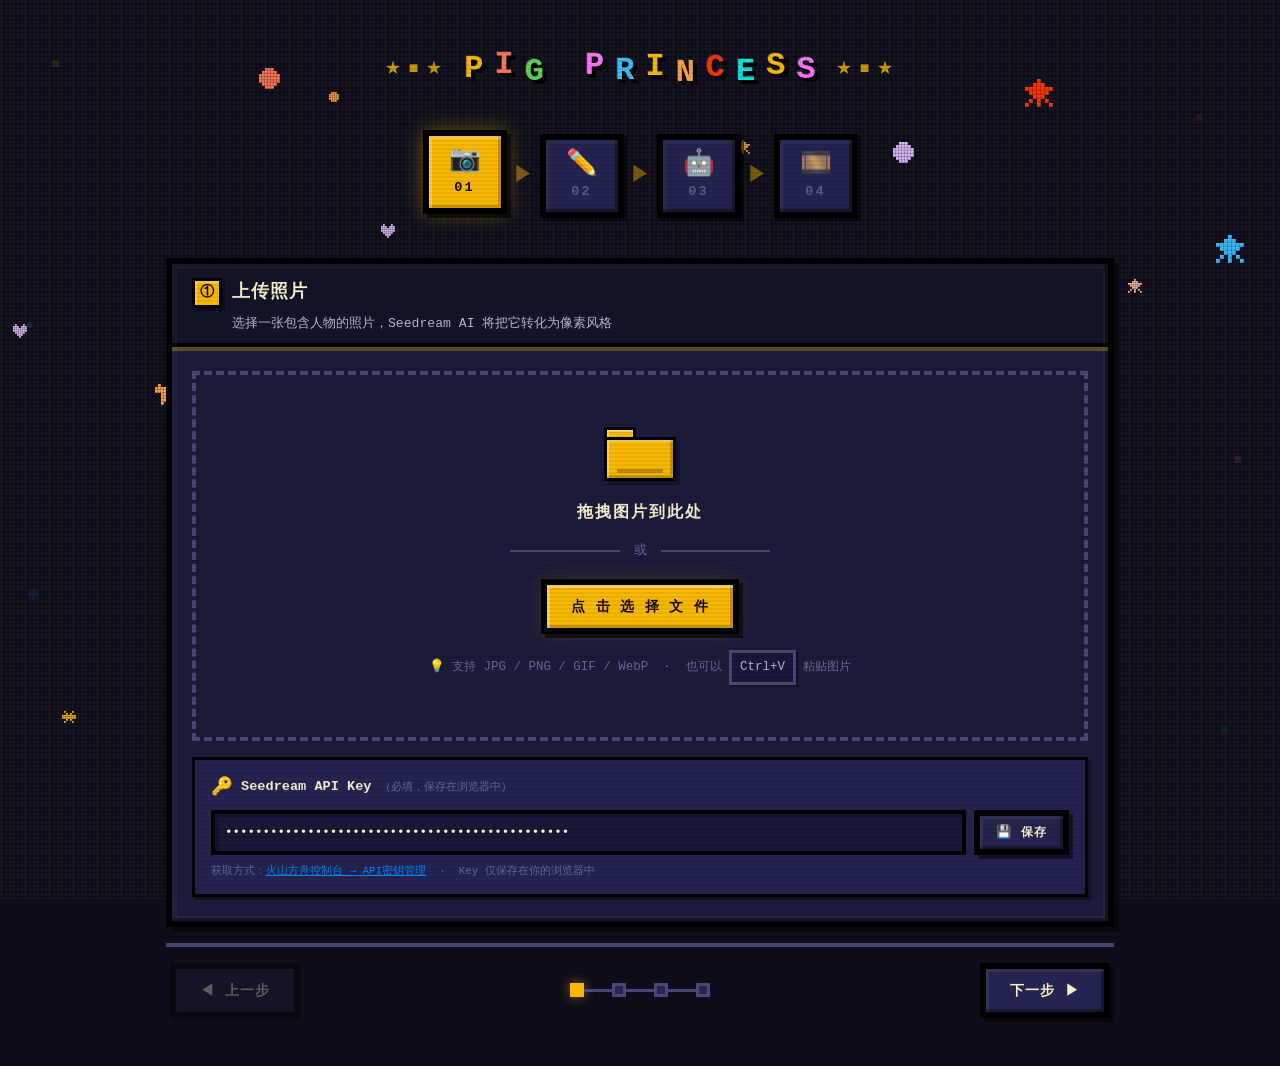
<file: index.html>
<!DOCTYPE html>
<html lang="zh-CN">
<head>
  <meta charset="UTF-8">
  <meta name="viewport" content="width=device-width, initial-scale=1.0">
  <title>PIG PRINCESS — 像素表情包工厂</title>
  <link rel="stylesheet" href="css/pixel-theme.css">
</head>
<body>
  <!-- 像素网格背景 -->
  <div class="pixel-bg"></div>
  <!-- 弹跳像素装饰画布 -->
  <canvas id="decoCanvas" class="deco-canvas"></canvas>
  <!-- 浮动像素装饰 -->
  <div class="pixel-decorations" aria-hidden="true">
    <span class="deco-block deco-1">■</span>
    <span class="deco-block deco-2">■</span>
    <span class="deco-block deco-3">◆</span>
    <span class="deco-block deco-4">■</span>
    <span class="deco-block deco-5">●</span>
    <span class="deco-block deco-6">■</span>
  </div>

  <div class="app-container">

    <!-- ====== 标题栏 ====== -->
    <header class="app-header">
      <div class="header-top">
        <div class="header-ornament left">
          <span>★</span><span>■</span><span>★</span>
        </div>
        <h1 class="pixel-title title-en">
          <span class="title-char c1">P</span>
          <span class="title-char c2">I</span>
          <span class="title-char c3">G</span>
          <span class="title-char c4">&nbsp;</span>
          <span class="title-char c5">P</span>
          <span class="title-char c6">R</span>
          <span class="title-char c7">I</span>
          <span class="title-char c8">N</span>
          <span class="title-char c9">C</span>
          <span class="title-char c10">E</span>
          <span class="title-char c11">S</span>
          <span class="title-char c12">S</span>
        </h1>
        <div class="header-ornament right">
          <span>★</span><span>■</span><span>★</span>
        </div>
      </div>
    </header>

    <!-- ====== 步骤指示器 ====== -->
    <nav class="step-indicator" aria-label="步骤导航">
      <button class="step active" data-step="1" aria-current="step">
        <span class="step-icon">📷</span>
        <span class="step-num">01</span>
      </button>
      <span class="step-arrow">▶</span>
      <button class="step" data-step="2">
        <span class="step-icon">✏️</span>
        <span class="step-num">02</span>
      </button>
      <span class="step-arrow">▶</span>
      <button class="step" data-step="3">
        <span class="step-icon">🤖</span>
        <span class="step-num">03</span>
      </button>
      <span class="step-arrow">▶</span>
      <button class="step" data-step="4">
        <span class="step-icon">🎞️</span>
        <span class="step-num">04</span>
      </button>
    </nav>

    <!-- ====== 主内容区 ====== -->
    <main class="main-content">

      <!-- ====== 步骤 ①：上传照片 + API Key ====== -->
      <section class="step-panel active" id="panel-step1" aria-labelledby="step1-title">
        <div class="panel-frame">
          <div class="panel-header">
            <h2 class="panel-title" id="step1-title">
              <span class="title-num">①</span> 上传照片
            </h2>
            <p class="panel-desc">选择一张包含人物的照片，Seedream AI 将把它转化为像素风格</p>
          </div>
          <div class="panel-body">
            <div class="upload-zone" id="uploadZone" tabindex="0">
              <div class="upload-zone-inner">
                <div class="pixel-icon folder-icon" aria-hidden="true">
                  <div class="folder-top"></div>
                  <div class="folder-body"></div>
                </div>
                <h3 class="upload-title">拖拽图片到此处</h3>
                <div class="upload-divider">
                  <span class="divider-line"></span>
                  <span class="divider-text">或</span>
                  <span class="divider-line"></span>
                </div>
                <button class="pixel-btn pixel-btn--primary" id="selectFileBtn" type="button">
                  点 击 选 择 文 件
                </button>
                <p class="upload-hint">
                  <span class="hint-icon">💡</span>
                  支持 JPG / PNG / GIF / WebP &nbsp;·&nbsp; 也可以 <kbd>Ctrl+V</kbd> 粘贴图片
                </p>
              </div>
              <input type="file" id="fileInput" accept="image/*" hidden>
            </div>

            <!-- Seedream API Key 设置 -->
            <div class="api-key-section">
              <div class="api-key-header">
                <span class="api-key-icon">🔑</span>
                <span class="api-key-label">Seedream API Key</span>
                <span class="api-key-hint">（必填，保存在浏览器中）</span>
              </div>
              <div class="api-key-row">
                <input type="password" id="apiKeyInput" placeholder="粘贴你的 Seedream API Key..."
                  class="api-key-input">
                <button class="pixel-btn pixel-btn--small" id="saveKeyBtn" type="button">
                  💾 保存
                </button>
              </div>
              <p class="api-key-note">
                获取方式：<a href="https://console.volcengine.com/ark" target="_blank"
                  class="api-key-link">火山方舟控制台 → API密钥管理</a>
                &nbsp;·&nbsp; Key 仅保存在你的浏览器中
              </p>
            </div>
          </div>
        </div>
      </section>

      <!-- ====== 步骤 ②：提示词配置 ====== -->
      <section class="step-panel" id="panel-step2" aria-labelledby="step2-title">
        <div class="panel-frame">
          <div class="panel-header">
            <h2 class="panel-title" id="step2-title">
              <span class="title-num">②</span> 提示词配置
            </h2>
            <p class="panel-desc">选择风格模板或自由编辑提示词，控制 AI 生成效果</p>
          </div>
          <div class="panel-body">
            <!-- 模板选择 -->
            <div class="control-card">
              <div class="control-header">
                <span class="control-icon">🎮</span>
                <span class="control-label">风格模板</span>
              </div>
              <div class="template-grid" id="promptTemplateGrid">
                <!-- 由 app.js 动态生成 -->
              </div>
            </div>

            <!-- 提示词编辑 -->
            <div class="control-card" style="margin-top: 12px;">
              <div class="control-header">
                <span class="control-icon">📝</span>
                <span class="control-label">提示词编辑</span>
                <span class="char-counter" id="charCounter">0 / 300 字</span>
              </div>
              <textarea id="promptTextarea" class="prompt-textarea"
                placeholder="在此编辑提示词，告诉 AI 你想要的像素风格效果..."
                rows="5"></textarea>
              <div class="prompt-actions">
                <button class="pixel-btn pixel-btn--small" id="resetPromptBtn" type="button">
                  🔄 恢复默认
                </button>
                <button class="pixel-btn pixel-btn--primary" id="confirmPromptBtn" type="button">
                  ✅ 确认提示词，开始生成
                </button>
              </div>
            </div>
          </div>
        </div>
      </section>

      <!-- ====== 步骤 ③：AI 生成像素图 ====== -->
      <section class="step-panel" id="panel-step3" aria-labelledby="step3-title">
        <div class="panel-frame">
          <div class="panel-header">
            <h2 class="panel-title" id="step3-title">
              <span class="title-num">③</span> AI 生成像素图
            </h2>
            <p class="panel-desc">Seedream 5.0 图生图 → NES 8-bit 像素精灵</p>
          </div>
          <div class="panel-body">
            <div class="gen-layout">
              <!-- 左侧：预览 -->
              <div class="gen-preview">
                <div class="canvas-stage" id="pixelStage">
                  <canvas id="pixelCanvas"></canvas>
                  <div class="stage-placeholder" id="pixelPlaceholder">
                    <div class="placeholder-icon">🤖</div>
                    <p id="pixelStatus">确认提示词后点击生成</p>
                  </div>
                </div>
              </div>
              <!-- 右侧：控件 -->
              <div class="gen-controls">
                <div class="control-card">
                  <div class="control-header">
                    <span class="control-icon">📐</span>
                    <span class="control-label">输出尺寸</span>
                  </div>
                  <div class="control-body">
                    <label class="toggle-row">
                      <input type="radio" name="outputSize" value="2K" checked>
                      <span class="toggle-track">
                        <span class="toggle-thumb"></span>
                      </span>
                      <span>2K（推荐）</span>
                    </label>
                  </div>
                </div>

                <button class="pixel-btn pixel-btn--primary" id="generateBtn" type="button"
                  style="width:100%; margin-top:12px;">
                  🚀 生成像素图
                </button>

                <button class="pixel-btn" id="backToPromptBtn" type="button"
                  style="width:100%; margin-top:8px;">
                  ✏️ 修改提示词
                </button>

                <button class="pixel-btn pixel-btn--primary pixel-btn--large" id="downloadPngBtn" type="button"
                  style="width:100%; margin-top:12px;" disabled>
                  💾 下载 PNG 图片
                </button>
              </div>
            </div>
          </div>
        </div>
      </section>

      <!-- ====== 步骤 ④：配件装饰 ====== -->
      <section class="step-panel" id="panel-step4" aria-labelledby="step4-title">
        <div class="panel-frame">
          <div class="panel-header">
            <h2 class="panel-title" id="step4-title">
              <span class="title-num">④</span> 配件装饰
            </h2>
            <p class="panel-desc">选择像素配件，自由拖放装饰你的角色</p>
          </div>
          <div class="panel-body">
            <div class="acc-layout">
              <!-- 左侧：角色预览 + 配件叠加 -->
              <div class="acc-preview">
                <h3 class="section-label">👁️ 角色预览</h3>
                <div class="canvas-stage" id="accStage">
                  <canvas id="accCanvas"></canvas>
                  <div class="stage-placeholder" id="accPlaceholder">
                    <div class="placeholder-icon">🎨</div>
                    <p>请先生成像素图</p>
                  </div>
                </div>
                <div class="acc-hint">🖱️ 拖动配件调整位置</div>
              </div>

              <!-- 右侧：配件浏览器 -->
              <div class="acc-browser">
                <h3 class="section-label">🎒 配件库</h3>

                <!-- 分类标签 -->
                <div class="acc-categories" id="accCategories">
                  <!-- JS 动态生成 -->
                </div>

                <!-- 配件列表 -->
                <div class="acc-grid" id="accGrid">
                  <!-- JS 动态生成 -->
                </div>

                <!-- 悬浮预览 -->
                <div class="acc-hover-preview" id="accHoverPreview" style="display:none;">
                  <canvas id="accHoverCanvas"></canvas>
                </div>

                <!-- 操作按钮 -->
                <div class="acc-actions">
                  <div class="acc-scale-row">
                    <span class="acc-scale-label">🔄 旋转:</span>
                    <input type="range" id="accRotSlider" class="pixel-range" min="-180" max="180" step="15" value="0" disabled>
                    <span id="accRotVal" class="acc-scale-val">0°</span>
                  </div>
                  <div class="acc-scale-row">
                    <span class="acc-scale-label">🔍 缩放:</span>
                    <input type="range" id="accScaleSlider" class="pixel-range" min="0.1" max="10" step="0.1" value="1.0" disabled>
                    <span id="accScaleVal" class="acc-scale-val">1.0x</span>
                  </div>
                  <button class="pixel-btn pixel-btn--small" id="flipAccBtn" type="button" disabled>
                    ↔️ 水平翻转
                  </button>
                  <button class="pixel-btn pixel-btn--small" id="removeAccBtn" type="button" disabled>
                    🗑️ 删除选中
                  </button>
                  <button class="pixel-btn pixel-btn--small" id="clearAccBtn" type="button">
                    🔄 清除全部
                  </button>
                  <button class="pixel-btn pixel-btn--primary pixel-btn--large" id="downloadAccBtn"
                    type="button" style="width:100%; margin-top:8px;">
                    💾 下载成品
                  </button>
                </div>
              </div>
            </div>
          </div>
        </div>
      </section>

    </main>

    <!-- ====== 底部步骤导航 ====== -->
    <footer class="step-nav">
      <button class="pixel-btn pixel-btn--nav" id="prevBtn" type="button" disabled>
        ◀ 上一步
      </button>

      <div class="step-progress">
        <span class="progress-dot active" data-dot="1"></span>
        <span class="progress-line"></span>
        <span class="progress-dot" data-dot="2"></span>
        <span class="progress-line"></span>
        <span class="progress-dot" data-dot="3"></span>
        <span class="progress-line"></span>
        <span class="progress-dot" data-dot="4"></span>
      </div>

      <button class="pixel-btn pixel-btn--nav" id="nextBtn" type="button">
        下一步 ▶
      </button>
    </footer>

  </div>

  <!-- ====== 脚本（按依赖顺序加载） ====== -->
  <script src="js/config.js"></script>
  <script src="js/seedream-api.js"></script>
  <script src="js/prompt-templates.js"></script>
  <script src="js/accessories.js"></script>
  <script src="js/ui.js"></script>
  <script src="js/bouncing-decorations.js"></script>
  <script src="js/app.js"></script>
</body>
</html>
</file>
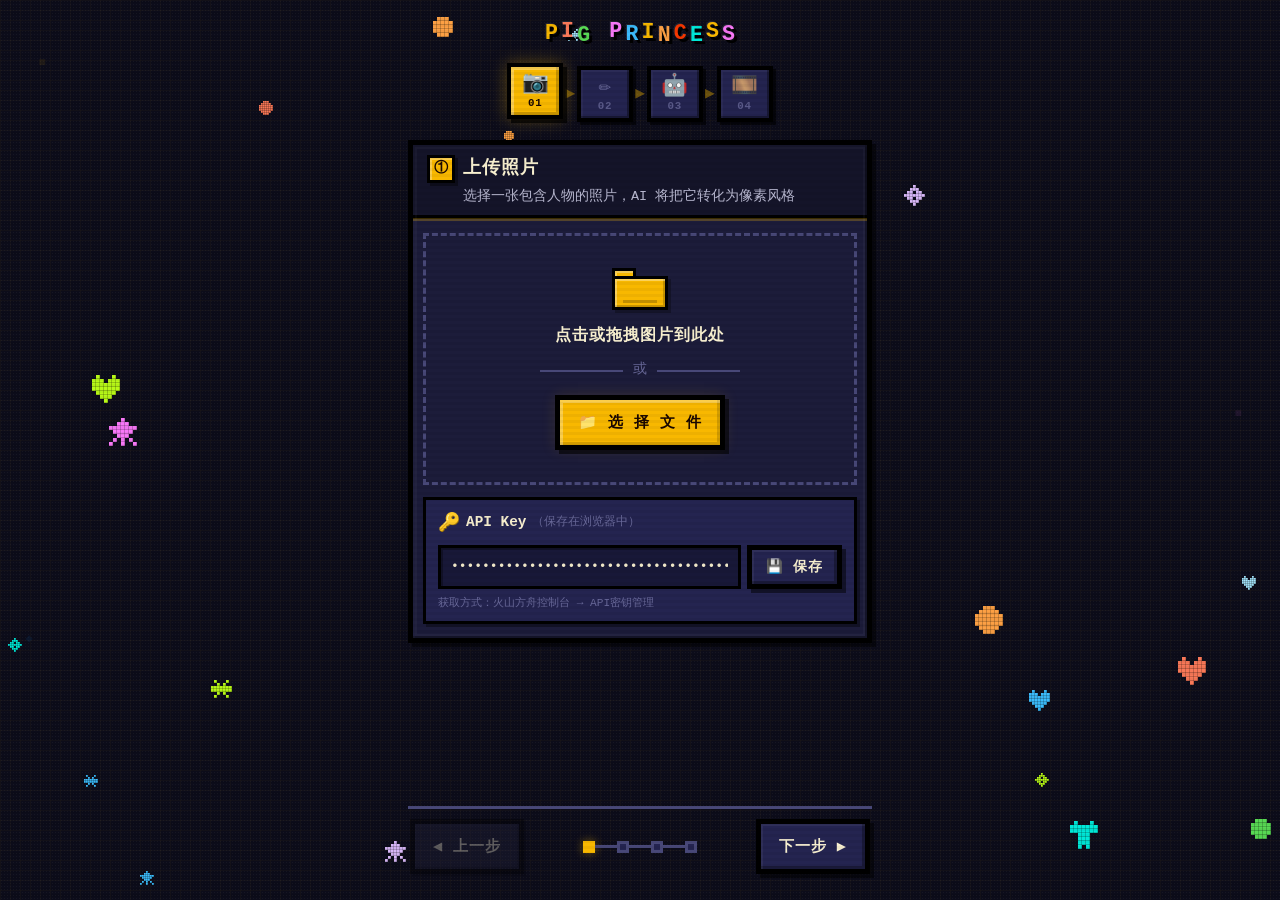
<file: mobile/index.html>
<!DOCTYPE html>
<html lang="zh-CN">
<head>
  <meta charset="UTF-8">
  <meta name="viewport" content="width=device-width, initial-scale=1.0, maximum-scale=1.0, user-scalable=no, viewport-fit=cover">
  <meta name="apple-mobile-web-app-capable" content="yes">
  <meta name="apple-mobile-web-app-status-bar-style" content="black-translucent">
  <title>PIG PRINCESS — 手机版</title>
  <link rel="stylesheet" href="css/mobile-theme.css">
</head>
<body>
  <!-- 像素网格背景 -->
  <div class="pixel-bg"></div>
  <!-- 弹跳像素装饰画布 -->
  <canvas id="decoCanvas" class="deco-canvas"></canvas>
  <!-- 浮动像素装饰（精简） -->
  <div class="pixel-decorations" aria-hidden="true">
    <span class="deco-block deco-1">■</span>
    <span class="deco-block deco-3">◆</span>
    <span class="deco-block deco-6">■</span>
  </div>

  <div class="app-container">

    <!-- ====== 标题栏 ====== -->
    <header class="app-header">
      <div class="header-top">
        <h1 class="pixel-title title-en">
          <span class="title-char c1">P</span>
          <span class="title-char c2">I</span>
          <span class="title-char c3">G</span>
          <span class="title-char c4">&nbsp;</span>
          <span class="title-char c5">P</span>
          <span class="title-char c6">R</span>
          <span class="title-char c7">I</span>
          <span class="title-char c8">N</span>
          <span class="title-char c9">C</span>
          <span class="title-char c10">E</span>
          <span class="title-char c11">S</span>
          <span class="title-char c12">S</span>
        </h1>
      </div>
    </header>

    <!-- ====== 步骤指示器 ====== -->
    <nav class="step-indicator" aria-label="步骤导航">
      <button class="step active" data-step="1" aria-current="step">
        <span class="step-icon">📷</span>
        <span class="step-num">01</span>
      </button>
      <span class="step-arrow">▶</span>
      <button class="step" data-step="2">
        <span class="step-icon">✏️</span>
        <span class="step-num">02</span>
      </button>
      <span class="step-arrow">▶</span>
      <button class="step" data-step="3">
        <span class="step-icon">🤖</span>
        <span class="step-num">03</span>
      </button>
      <span class="step-arrow">▶</span>
      <button class="step" data-step="4">
        <span class="step-icon">🎞️</span>
        <span class="step-num">04</span>
      </button>
    </nav>

    <!-- ====== 主内容区 ====== -->
    <main class="main-content">

      <!-- ====== 步骤 ①：上传照片 + API Key ====== -->
      <section class="step-panel active" id="panel-step1" aria-labelledby="step1-title">
        <div class="panel-frame">
          <div class="panel-header">
            <h2 class="panel-title" id="step1-title">
              <span class="title-num">①</span> 上传照片
            </h2>
            <p class="panel-desc">选择一张包含人物的照片，AI 将把它转化为像素风格</p>
          </div>
          <div class="panel-body">
            <div class="upload-zone" id="uploadZone" tabindex="0">
              <div class="upload-zone-inner">
                <div class="folder-icon">
                  <div class="folder-top"></div>
                  <div class="folder-body"></div>
                </div>
                <h3 class="upload-title">点击或拖拽图片到此处</h3>
                <div class="upload-divider">
                  <span class="divider-line"></span>
                  <span class="divider-text">或</span>
                  <span class="divider-line"></span>
                </div>
                <button class="pixel-btn pixel-btn--primary" id="selectFileBtn" type="button">
                  📁 选 择 文 件
                </button>
              </div>
              <input type="file" id="fileInput" accept="image/*" hidden>
            </div>

            <!-- Seedream API Key 设置 -->
            <div class="api-key-section">
              <div class="api-key-header">
                <span class="api-key-icon">🔑</span>
                <span class="api-key-label">API Key</span>
                <span class="api-key-hint">（保存在浏览器中）</span>
              </div>
              <div class="api-key-row">
                <input type="password" id="apiKeyInput" placeholder="粘贴 API Key..."
                  class="api-key-input">
                <button class="pixel-btn pixel-btn--small" id="saveKeyBtn" type="button">
                  💾 保存
                </button>
              </div>
              <p class="api-key-note">
                获取方式：火山方舟控制台 → API密钥管理
              </p>
            </div>
          </div>
        </div>
      </section>

      <!-- ====== 步骤 ②：提示词配置 ====== -->
      <section class="step-panel" id="panel-step2" aria-labelledby="step2-title">
        <div class="panel-frame">
          <div class="panel-header">
            <h2 class="panel-title" id="step2-title">
              <span class="title-num">②</span> 提示词配置
            </h2>
            <p class="panel-desc">选择风格模板或自由编辑提示词</p>
          </div>
          <div class="panel-body">
            <div class="control-card">
              <div class="control-header">
                <span class="control-icon">🎮</span>
                <span class="control-label">风格模板</span>
              </div>
              <div class="template-grid" id="promptTemplateGrid">
                <!-- 由 JS 动态生成 -->
              </div>
            </div>

            <div class="control-card" style="margin-top: 10px;">
              <div class="control-header">
                <span class="control-icon">📝</span>
                <span class="control-label">提示词编辑</span>
                <span class="char-counter" id="charCounter">0 / 300 字</span>
              </div>
              <textarea id="promptTextarea" class="prompt-textarea"
                placeholder="在此编辑提示词，告诉 AI 你想要的像素风格效果..."
                rows="4"></textarea>
              <div class="prompt-actions">
                <button class="pixel-btn pixel-btn--small" id="resetPromptBtn" type="button">
                  🔄 恢复默认
                </button>
                <button class="pixel-btn pixel-btn--primary" id="confirmPromptBtn" type="button">
                  ✅ 开始生成
                </button>
              </div>
            </div>
          </div>
        </div>
      </section>

      <!-- ====== 步骤 ③：AI 生成像素图 ====== -->
      <section class="step-panel" id="panel-step3" aria-labelledby="step3-title">
        <div class="panel-frame">
          <div class="panel-header">
            <h2 class="panel-title" id="step3-title">
              <span class="title-num">③</span> AI 生成像素图
            </h2>
            <p class="panel-desc">Seedream 5.0 图生图 → 像素精灵</p>
          </div>
          <div class="panel-body">
            <div class="gen-layout">
              <div class="gen-preview">
                <div class="canvas-stage" id="pixelStage">
                  <canvas id="pixelCanvas"></canvas>
                  <div class="stage-placeholder" id="pixelPlaceholder">
                    <div class="placeholder-icon">🤖</div>
                    <p id="pixelStatus">确认提示词后点击生成</p>
                  </div>
                </div>
              </div>
              <div class="gen-controls">
                <div class="control-card">
                  <div class="control-header">
                    <span class="control-icon">📐</span>
                    <span class="control-label">输出尺寸</span>
                  </div>
                  <div class="control-body">
                    <label class="toggle-row">
                      <input type="radio" name="outputSize" value="2K" checked>
                      <span class="toggle-track">
                        <span class="toggle-thumb"></span>
                      </span>
                      <span>2K（推荐）</span>
                    </label>
                  </div>
                </div>

                <button class="pixel-btn pixel-btn--primary" id="generateBtn" type="button"
                  style="width:100%; margin-top:8px;">
                  🚀 生成像素图
                </button>

                <button class="pixel-btn" id="backToPromptBtn" type="button"
                  style="width:100%; margin-top:6px;">
                  ✏️ 修改提示词
                </button>

                <button class="pixel-btn pixel-btn--primary pixel-btn--large" id="downloadPngBtn" type="button"
                  style="width:100%; margin-top:8px;" disabled>
                  💾 下载 PNG
                </button>
              </div>
            </div>
          </div>
        </div>
      </section>

      <!-- ====== 步骤 ④：配件装饰 ====== -->
      <section class="step-panel" id="panel-step4" aria-labelledby="step4-title">
        <div class="panel-frame">
          <div class="panel-header">
            <h2 class="panel-title" id="step4-title">
              <span class="title-num">④</span> 配件装饰
            </h2>
            <p class="panel-desc">选择像素配件，自由拖放装饰你的角色</p>
          </div>
          <div class="panel-body">
            <div class="acc-layout">
              <!-- 角色预览（上方） -->
              <div class="acc-preview">
                <h3 class="section-label">👁️ 角色预览</h3>
                <div class="canvas-stage" id="accStage">
                  <canvas id="accCanvas"></canvas>
                  <div class="stage-placeholder" id="accPlaceholder">
                    <div class="placeholder-icon">🎨</div>
                    <p>请先生成像素图</p>
                  </div>
                </div>
                <p class="acc-hint">🖐️ 点击画布上配件选中 · 拖动移动位置</p>

                <!-- 手机版专用：选中配件后的操作工具栏 -->
                <div class="mobile-acc-toolbar" id="mobileAccToolbar">
                  <button class="pixel-btn pixel-btn--small" id="accRotLeftBtn" type="button">
                    ↩️ -15°
                  </button>
                  <button class="pixel-btn pixel-btn--small" id="accRotRightBtn" type="button">
                    ↪️ +15°
                  </button>
                  <button class="pixel-btn pixel-btn--small" id="accFlipBtnMob" type="button">
                    ↔️ 翻转
                  </button>
                  <button class="pixel-btn pixel-btn--small" id="accDupBtnMob" type="button">
                    📋 复制
                  </button>
                  <button class="pixel-btn pixel-btn--small" id="accDelBtnMob" type="button">
                    🗑️ 删除
                  </button>
                </div>
              </div>

              <!-- 配件库（下方） -->
              <div class="acc-browser">
                <h3 class="section-label">🎒 配件库</h3>

                <!-- 分类标签 -->
                <div class="acc-categories" id="accCategories">
                  <!-- JS 动态生成 -->
                </div>

                <!-- 配件列表 -->
                <div class="acc-grid" id="accGrid">
                  <!-- JS 动态生成 -->
                </div>

                <!-- 悬浮预览 -->
                <div class="acc-hover-preview" id="accHoverPreview" style="display:none;">
                  <canvas id="accHoverCanvas"></canvas>
                </div>

                <!-- 操作区域 -->
                <div class="acc-actions">
                  <div class="acc-scale-row">
                    <span class="acc-scale-label">🔄 旋转:</span>
                    <input type="range" id="accRotSlider" class="pixel-range" min="-180" max="180" step="15" value="0" disabled>
                    <span id="accRotVal" class="acc-scale-val">0°</span>
                  </div>
                  <div class="acc-scale-row">
                    <span class="acc-scale-label">🔍 缩放:</span>
                    <input type="range" id="accScaleSlider" class="pixel-range" min="0.1" max="10" step="0.1" value="1.0" disabled>
                    <span id="accScaleVal" class="acc-scale-val">1.0x</span>
                  </div>

                  <!-- 撤销/重做按钮（替代键盘快捷键） -->
                  <button class="pixel-btn pixel-btn--small" id="undoAccBtn" type="button" style="flex:1;">
                    ↩️ 撤销
                  </button>
                  <button class="pixel-btn pixel-btn--small" id="redoAccBtn" type="button" style="flex:1;">
                    ↪️ 重做
                  </button>
                  <button class="pixel-btn pixel-btn--small" id="clearAccBtn" type="button" style="flex:1;">
                    🔄 清除全部
                  </button>

                  <button class="pixel-btn pixel-btn--primary pixel-btn--large" id="downloadAccBtn"
                    type="button" style="width:100%; margin-top:6px;">
                    💾 下载成品
                  </button>
                </div>
              </div>
            </div>
          </div>
        </div>
      </section>

    </main>

    <!-- ====== 底部导航（固定在底部） ====== -->
    <footer class="step-nav">
      <button class="pixel-btn pixel-btn--nav" id="prevBtn" type="button" disabled>
        ◀ 上一步
      </button>

      <div class="step-progress">
        <span class="progress-dot active" data-dot="1"></span>
        <span class="progress-line"></span>
        <span class="progress-dot" data-dot="2"></span>
        <span class="progress-line"></span>
        <span class="progress-dot" data-dot="3"></span>
        <span class="progress-line"></span>
        <span class="progress-dot" data-dot="4"></span>
      </div>

      <button class="pixel-btn pixel-btn--nav" id="nextBtn" type="button">
        下一步 ▶
      </button>
    </footer>

  </div>

  <!-- ====== 脚本（按依赖顺序加载） ====== -->
  <script src="js/config.js"></script>
  <script src="js/seedream-api.js"></script>
  <script src="js/prompt-templates.js"></script>
  <script src="js/accessories.js"></script>
  <script src="js/ui-mobile.js"></script>
  <script src="js/bouncing-decorations.js"></script>
  <script src="js/app.js"></script>
</body>
</html>
</file>
<file: css/pixel-theme.css>
/* ============================================================
   像素表情包工厂 — 像素风主题样式 v2
   设计参考：任天堂 NES 8-bit 游戏卡带界面
   全像素字体 · 硬边边框 · 扫描线 · 零圆角
   零外部依赖 · file:// 协议兼容
   ============================================================ */

/* ===== CSS 自定义属性 ===== */
:root {
  /* NES 深色调 */
  --bg-deep:     #0c0c1a;
  --bg-screen:   #10102a;
  --bg-panel:    #1c1c3a;
  --bg-card:     #242450;
  --bg-input:    #181838;
  --bg-hover:    #2c2c58;

  /* 文字 */
  --text-primary:   #f8f0d0;
  --text-secondary: #b8b8d0;
  --text-dim:       #686898;
  --text-on-accent: #1a0800;

  /* NES 硬件色强调 */
  --accent-gold:   #f8b800;
  --accent-red:    #f83800;
  --accent-green:  #00b800;
  --accent-blue:   #0088ff;
  --accent-cyan:   #00e8d8;
  --accent-pink:   #f878f8;

  /* 像素边框 */
  --border-color:   #000000;
  --border-inner:   #484878;

  /* 尺寸 */
  --px: 6px;              /* 基础像素单位 */
  --border-w: 6px;        /* 边框粗度 */

  /* 字体 — 全平台像素/等宽优先 */
  --font-pixel: 'Courier New', 'SimSun', 'FangSong', 'MS Gothic', 'Noto Sans SC', monospace;
  --font-mono:  'Consolas', 'Courier New', 'SimSun', monospace;
}

/* ===== 基础重置 ===== */
*, *::before, *::after { box-sizing: border-box; margin: 0; padding: 0; }

html {
  font-size: 16px;
  -webkit-text-size-adjust: 100%;
  /* 禁止字体平滑，保持像素锐利 */
  -webkit-font-smoothing: none;
  -moz-osx-font-smoothing: unset;
  font-smooth: never;
}

body {
  font-family: var(--font-pixel);
  background: var(--bg-deep);
  color: var(--text-primary);
  line-height: 1.5;
  min-height: 100vh;
  overflow-x: hidden;
  -webkit-font-smoothing: none;
  -moz-osx-font-smoothing: unset;
  image-rendering: pixelated;
  image-rendering: crisp-edges;
}

::selection {
  background: var(--accent-gold);
  color: #000;
}

:focus-visible {
  outline: 4px solid var(--accent-gold);
  outline-offset: 2px;
}

/* ===== 像素网格背景 ===== */
.pixel-bg {
  position: fixed;
  inset: 0;
  z-index: 0;
  pointer-events: none;
  background-color: var(--bg-deep);
  /* 粗网格 */
  background-image:
    linear-gradient(rgba(248,184,0,0.04) 1px, transparent 1px),
    linear-gradient(90deg, rgba(248,184,0,0.04) 1px, transparent 1px);
  background-size: 12px 12px;
}
/* 细网点叠加 */
.pixel-bg::after {
  content: '';
  position: absolute;
  inset: 0;
  background-image:
    radial-gradient(circle, rgba(255,255,255,0.05) 1px, transparent 1px);
  background-size: 4px 4px;
}

/* ===== 扫描线效果（NES 屏幕感） ===== */
body::after {
  content: '';
  position: fixed;
  inset: 0;
  z-index: 9999;
  pointer-events: none;
  background: repeating-linear-gradient(
    0deg,
    transparent,
    transparent 2px,
    rgba(0, 0, 0, 0.06) 2px,
    rgba(0, 0, 0, 0.06) 4px
  );
}

/* ===== 弹跳像素装饰画布 ===== */
.deco-canvas {
  position: fixed;
  inset: 0;
  z-index: 0;
  pointer-events: none;
}

/* ===== 浮动像素装饰 ===== */
.pixel-decorations {
  position: fixed;
  inset: 0;
  z-index: 0;
  pointer-events: none;
  overflow: hidden;
}
.deco-block {
  position: absolute;
  display: block;
  font-size: 14px;
  opacity: 0.12;
  animation: floatDeco 6s ease-in-out infinite;
  color: var(--accent-gold);
}
.deco-1 { top: 6%;  left: 4%;  animation-delay: 0s;    color: var(--accent-gold); }
.deco-2 { top: 12%; right: 6%;  animation-delay: -1.5s; color: var(--accent-red);  }
.deco-3 { top: 65%; left: 2%;  animation-delay: -3s;   color: var(--accent-blue); }
.deco-4 { top: 80%; right: 4%;  animation-delay: -4.5s; color: var(--accent-green);}
.deco-5 { top: 35%; left: 2%;  animation-delay: -2s;   color: var(--accent-cyan); }
.deco-6 { top: 50%; right: 3%;  animation-delay: -5s;   color: var(--accent-pink); }

@keyframes floatDeco {
  0%, 100% { transform: translateY(0) rotate(0deg); opacity: 0.08; }
  50%      { transform: translateY(-14px) rotate(10deg); opacity: 0.2; }
}

/* ===== 应用容器 ===== */
.app-container {
  position: relative;
  z-index: 1;
  max-width: 980px;
  margin: 0 auto;
  padding: 24px 16px 32px;
  min-height: 100vh;
  display: flex;
  flex-direction: column;
}

/* ============================================================
   标题栏 — NES 卡带封面风格
   ============================================================ */
.app-header {
  text-align: center;
  padding: 24px 0 16px;
}

.header-top {
  display: flex;
  align-items: center;
  justify-content: center;
  gap: 16px;
}

.header-ornament {
  display: flex;
  gap: 6px;
  font-size: 16px;
  color: var(--accent-gold);
  opacity: 0.8;
  user-select: none;
  letter-spacing: 2px;
}

.pixel-title {
  display: flex;
  gap: 6px;
  font-family: var(--font-pixel);
  font-size: 2.8rem;
  font-weight: 900;
  letter-spacing: 4px;
  user-select: none;
  -webkit-font-smoothing: none;
}

.title-char {
  display: inline-flex;
  align-items: center;
  justify-content: center;
  width: 1.2em;
  height: 1.3em;
  text-shadow:
    3px 3px 0 var(--border-color),
    4px 4px 0 var(--border-color),
    -1px -1px 0 rgba(255,255,255,0.15);
  position: relative;
}

/* 每个字不同颜色 — NES 彩虹标题 */
.title-char.c1  { color: #f8b800; }
.title-char.c2  { color: #f87858; transform: translateY(-4px); }
.title-char.c3  { color: #58d854; transform: translateY(3px); }
.title-char.c4  { color: transparent; }  /* 空格不可见 */
.title-char.c5  { color: #f878f8; transform: translateY(-3px); }
.title-char.c6  { color: #3cbcfc; transform: translateY(2px); }
.title-char.c7  { color: #f8b800; transform: translateY(-2px); }
.title-char.c8  { color: #fca044; transform: translateY(4px); }
.title-char.c9  { color: #f83800; transform: translateY(-1px); }
.title-char.c10 { color: #00e8d8; transform: translateY(3px); }
.title-char.c11 { color: #f8b800; transform: translateY(-3px); }
.title-char.c12 { color: #f878f8; transform: translateY(1px); }

/* 英文标题 — 更紧凑 */
.title-en {
  font-size: 2rem;
  letter-spacing: 0;
  gap: 3px;
}
.title-en .title-char {
  width: 0.85em;
}

/* ============================================================
   步骤指示器 — FC 关卡选择方块
   ============================================================ */
.step-indicator {
  display: flex;
  align-items: center;
  justify-content: center;
  gap: 0;
  padding: 20px 8px;
  margin: 8px 0 20px;
  flex-wrap: wrap;
}

/* 步骤方块 */
.step {
  display: flex;
  flex-direction: column;
  align-items: center;
  justify-content: center;
  gap: 6px;
  width: 84px;
  height: 84px;
  padding: 8px;
  background: var(--bg-card);
  border: var(--border-w) solid var(--border-color);
  border-radius: 0;
  cursor: pointer;
  transition: all 0.1s ease;
  position: relative;
  font-family: var(--font-pixel);
  color: var(--text-dim);
  box-shadow:
    3px 3px 0 rgba(0,0,0,0.6),
    inset 3px 3px 0 rgba(255,255,255,0.04),
    inset -3px -3px 0 rgba(0,0,0,0.4);
  -webkit-font-smoothing: none;
}

.step:hover {
  background: var(--bg-hover);
  transform: translateY(-3px);
  box-shadow:
    5px 6px 0 rgba(0,0,0,0.6),
    inset 3px 3px 0 rgba(255,255,255,0.06),
    inset -3px -3px 0 rgba(0,0,0,0.4);
}

.step:active {
  transform: translateY(2px);
  box-shadow:
    1px 1px 0 rgba(0,0,0,0.6),
    inset -2px -2px 0 rgba(255,255,255,0.02),
    inset 4px 4px 0 rgba(0,0,0,0.5);
}

/* 激活方块 — 金色像素块 */
.step.active {
  background: var(--accent-gold);
  color: var(--text-on-accent);
  border-color: var(--border-color);
  box-shadow:
    4px 4px 0 rgba(0,0,0,0.7),
    0 0 20px rgba(248,184,0,0.4),
    inset 3px 3px 0 rgba(255,255,255,0.3),
    inset -3px -3px 0 rgba(0,0,0,0.2);
  transform: translateY(-4px);
  z-index: 2;
  animation: stepPulse 2s ease-in-out infinite;
}

@keyframes stepPulse {
  0%, 100% { box-shadow: 4px 4px 0 rgba(0,0,0,0.7), 0 0 20px rgba(248,184,0,0.4), inset 3px 3px 0 rgba(255,255,255,0.3), inset -3px -3px 0 rgba(0,0,0,0.2); }
  50%      { box-shadow: 4px 4px 0 rgba(0,0,0,0.7), 0 0 30px rgba(248,184,0,0.6), inset 3px 3px 0 rgba(255,255,255,0.4), inset -3px -3px 0 rgba(0,0,0,0.2); }
}

.step.active:hover { background: #fcc830; }

.step-icon {
  font-size: 1.6rem;
  line-height: 1;
  filter: none;
}

.step-num {
  font-family: var(--font-mono);
  font-size: 0.85rem;
  font-weight: 900;
  letter-spacing: 2px;
  opacity: 0.8;
  -webkit-font-smoothing: none;
}

.step.active .step-num { opacity: 1; }

/* 步骤间箭头 */
.step-arrow {
  font-size: 1.3rem;
  color: var(--accent-gold);
  opacity: 0.45;
  margin: 0 6px;
  user-select: none;
  flex-shrink: 0;
}

/* ============================================================
   主内容区
   ============================================================ */
.main-content {
  flex: 1;
  margin-bottom: 16px;
}

.step-panel {
  display: none;
  animation: panelIn 0.2s ease;
}

.step-panel.active { display: block; }

@keyframes panelIn {
  from { opacity: 0; transform: translateY(10px); }
  to   { opacity: 1; transform: translateY(0); }
}

/* ============================================================
   面板外框 — NES 对话框/窗口风格
   ============================================================ */
.panel-frame {
  background: var(--bg-panel);
  border: var(--border-w) solid var(--border-color);
  border-radius: 0;
  box-shadow:
    5px 5px 0 rgba(0,0,0,0.5),
    inset 3px 3px 0 rgba(255,255,255,0.03),
    inset -3px -3px 0 rgba(0,0,0,0.3);
  overflow: hidden;
  position: relative;
}

/* 面板内发光边框 */
.panel-frame::before {
  content: '';
  position: absolute;
  inset: 3px;
  border: 2px solid rgba(255,255,255,0.04);
  pointer-events: none;
  z-index: 1;
}

.panel-header {
  padding: 14px 20px 10px;
  border-bottom: 4px solid var(--border-color);
  background: rgba(0,0,0,0.3);
  position: relative;
}

/* 标题下的金色装饰线 */
.panel-header::after {
  content: '';
  position: absolute;
  bottom: -8px;
  left: 0;
  right: 0;
  height: 4px;
  background: var(--accent-gold);
  opacity: 0.3;
}

.panel-title {
  font-family: var(--font-pixel);
  font-size: 1.1rem;
  font-weight: 700;
  color: var(--text-primary);
  display: flex;
  align-items: center;
  gap: 10px;
  -webkit-font-smoothing: none;
  letter-spacing: 1px;
}

.title-num {
  display: inline-flex;
  align-items: center;
  justify-content: center;
  width: 30px;
  height: 30px;
  background: var(--accent-gold);
  color: var(--text-on-accent);
  font-size: 0.9rem;
  font-family: var(--font-mono);
  font-weight: 900;
  border: 3px solid var(--border-color);
  border-radius: 0;
  box-shadow:
    3px 3px 0 rgba(0,0,0,0.4),
    inset 2px 2px 0 rgba(255,255,255,0.3);
}

.panel-desc {
  margin-top: 6px;
  font-size: 0.82rem;
  color: var(--text-secondary);
  padding-left: 40px;
  -webkit-font-smoothing: none;
}

.panel-body {
  padding: 24px 20px;
  position: relative;
  z-index: 2;
}

/* ===== 上传区域（步骤①） ===== */
.upload-zone {
  border: 4px dashed var(--border-inner);
  cursor: pointer;
  transition: all 0.15s ease;
  outline: 0 solid transparent;
  outline-offset: 3px;
}

.upload-zone:hover,
.upload-zone:focus-within,
.upload-zone.drag-over {
  border-color: var(--accent-gold);
  outline-width: 4px;
  outline-color: rgba(248,184,0,0.25);
  background: rgba(248,184,0,0.03);
}

.upload-zone.drag-over {
  outline-color: var(--accent-gold);
  background: rgba(248,184,0,0.08);
  animation: pulseBorder 1s ease-in-out infinite;
}

@keyframes pulseBorder {
  0%, 100% { outline-color: rgba(248,184,0,0.3); }
  50%      { outline-color: rgba(248,184,0,0.7); }
}

.upload-zone-inner {
  display: flex;
  flex-direction: column;
  align-items: center;
  justify-content: center;
  padding: 52px 20px;
  text-align: center;
  min-height: 300px;
}

/* 像素文件夹图标 */
.pixel-icon { position: relative; margin-bottom: 20px; }

.folder-icon { width: 72px; height: 54px; position: relative; }

.folder-top {
  position: absolute;
  top: 0; left: 0;
  width: 32px; height: 12px;
  background: var(--accent-gold);
  border: 3px solid var(--border-color);
  border-bottom: none;
  border-radius: 0;
  box-shadow: inset 2px 2px 0 rgba(255,255,255,0.4);
}

.folder-body {
  position: absolute;
  top: 10px; left: 0;
  width: 72px; height: 44px;
  background: var(--accent-gold);
  border: 3px solid var(--border-color);
  border-radius: 0;
  box-shadow:
    4px 4px 0 rgba(0,0,0,0.3),
    inset 2px 2px 0 rgba(255,255,255,0.4),
    inset -3px -3px 0 rgba(0,0,0,0.2);
}

.folder-body::after {
  content: '';
  position: absolute;
  bottom: 5px; left: 10px; right: 10px;
  height: 4px;
  background: rgba(0,0,0,0.25);
}

.upload-title {
  font-family: var(--font-pixel);
  font-size: 1rem;
  color: var(--text-primary);
  margin-bottom: 16px;
  letter-spacing: 2px;
  -webkit-font-smoothing: none;
}

.upload-divider {
  display: flex;
  align-items: center;
  gap: 14px;
  width: 100%;
  max-width: 260px;
  margin-bottom: 18px;
}

.divider-line {
  flex: 1;
  height: 2px;
  background: var(--border-inner);
}

.divider-text {
  font-size: 0.82rem;
  color: var(--text-dim);
  flex-shrink: 0;
  -webkit-font-smoothing: none;
}

.upload-hint {
  margin-top: 16px;
  font-size: 0.78rem;
  color: var(--text-dim);
  line-height: 2;
  -webkit-font-smoothing: none;
}

.upload-hint kbd {
  display: inline-block;
  padding: 2px 8px;
  font-family: var(--font-mono);
  font-size: 0.78rem;
  background: var(--bg-input);
  border: 3px solid var(--border-inner);
  border-radius: 0;
  color: var(--text-secondary);
  box-shadow: 2px 2px 0 rgba(0,0,0,0.4);
}

/* ===== 画布舞台 ===== */
.canvas-stage {
  position: relative;
  width: 100%;
  min-height: 320px;
  background: var(--bg-input);
  border: 4px solid var(--border-color);
  border-radius: 0;
  box-shadow:
    inset 4px 4px 0 rgba(0,0,0,0.5),
    inset -3px -3px 0 rgba(255,255,255,0.02);
  display: flex;
  align-items: center;
  justify-content: center;
  overflow: hidden;
}

.canvas-stage canvas {
  display: block;
  max-width: 100%;
  max-height: 500px;
  image-rendering: pixelated;
  image-rendering: crisp-edges;
}

/* 占位提示 */
.stage-placeholder {
  position: absolute;
  inset: 0;
  display: flex;
  flex-direction: column;
  align-items: center;
  justify-content: center;
  gap: 10px;
  color: var(--text-dim);
  text-align: center;
  pointer-events: none;
}

.stage-placeholder p {
  -webkit-font-smoothing: none;
}

.stage-placeholder .pixel-btn { pointer-events: auto; }

.placeholder-icon {
  font-size: 3rem;
  opacity: 0.4;
}

/* ===== 裁剪区 ===== */
.crop-area {
  display: flex;
  flex-direction: column;
  gap: 14px;
}

.crop-tips {
  display: flex;
  gap: 32px;
  justify-content: center;
  flex-wrap: wrap;
}

.tip-item {
  display: flex;
  align-items: center;
  gap: 8px;
  font-size: 0.82rem;
  color: var(--text-secondary);
  -webkit-font-smoothing: none;
}

.tip-icon { font-size: 1.1rem; }

/* ===== 编辑布局（步骤③） ===== */
.edit-layout {
  display: grid;
  grid-template-columns: 1fr 270px;
  gap: 20px;
}

.edit-preview .canvas-stage { min-height: 380px; }

.edit-controls {
  display: flex;
  flex-direction: column;
  gap: 12px;
}

/* 控件卡片 */
.control-card {
  background: var(--bg-card);
  border: var(--border-w) solid var(--border-color);
  border-radius: 0;
  box-shadow:
    3px 3px 0 rgba(0,0,0,0.4),
    inset 2px 2px 0 rgba(255,255,255,0.03),
    inset -2px -2px 0 rgba(0,0,0,0.25);
  overflow: hidden;
}

.control-header {
  display: flex;
  align-items: center;
  gap: 8px;
  padding: 10px 14px;
  background: rgba(0,0,0,0.25);
  border-bottom: 3px solid var(--border-color);
}

.control-icon { font-size: 1rem; }

.control-label {
  font-size: 0.85rem;
  font-weight: 700;
  color: var(--text-primary);
  -webkit-font-smoothing: none;
  letter-spacing: 1px;
}

.control-body { padding: 14px; }

/* 范围滑块 */
.control-body input[type="range"] {
  -webkit-appearance: none;
  appearance: none;
  width: 100%;
  height: 10px;
  background: var(--bg-input);
  border: 3px solid var(--border-color);
  border-radius: 0;
  box-shadow: inset 3px 3px 0 rgba(0,0,0,0.5);
  cursor: pointer;
}

.control-body input[type="range"]::-webkit-slider-thumb {
  -webkit-appearance: none;
  appearance: none;
  width: 24px;
  height: 24px;
  background: var(--accent-gold);
  border: 4px solid var(--border-color);
  border-radius: 0;
  box-shadow:
    3px 3px 0 rgba(0,0,0,0.4),
    inset 3px 3px 0 rgba(255,255,255,0.35),
    inset -2px -2px 0 rgba(0,0,0,0.2);
  cursor: pointer;
}

.control-body input[type="range"]::-moz-range-thumb {
  width: 24px;
  height: 24px;
  background: var(--accent-gold);
  border: 4px solid var(--border-color);
  border-radius: 0;
  box-shadow:
    3px 3px 0 rgba(0,0,0,0.4),
    inset 3px 3px 0 rgba(255,255,255,0.35),
    inset -2px -2px 0 rgba(0,0,0,0.2);
  cursor: pointer;
}

.range-labels {
  display: flex;
  justify-content: space-between;
  margin-top: 8px;
  font-size: 0.7rem;
  color: var(--text-dim);
  font-family: var(--font-mono);
  -webkit-font-smoothing: none;
}

.range-value {
  color: var(--accent-gold);
  font-weight: 900;
  font-size: 0.8rem;
}

/* 下拉框 */
.pixel-select {
  width: 100%;
  padding: 10px 12px;
  font-size: 0.82rem;
  font-family: var(--font-pixel);
  background: var(--bg-input);
  color: var(--text-primary);
  border: 4px solid var(--border-color);
  border-radius: 0;
  box-shadow:
    inset 3px 3px 0 rgba(0,0,0,0.4),
    inset -2px -2px 0 rgba(255,255,255,0.02);
  cursor: pointer;
  -webkit-appearance: none;
  appearance: none;
  background-image: url("data:image/svg+xml,%3Csvg xmlns='http://www.w3.org/2000/svg' width='14' height='10'%3E%3Cpath d='M0 0l7 10 7-10z' fill='%23f8b800'/%3E%3C/svg%3E");
  background-repeat: no-repeat;
  background-position: right 12px center;
  padding-right: 36px;
  -webkit-font-smoothing: none;
}

.pixel-select:focus {
  outline: 3px solid var(--accent-gold);
  outline-offset: 2px;
}

/* 开关 */
.toggle-row {
  display: flex;
  align-items: center;
  gap: 12px;
  cursor: pointer;
  font-size: 0.82rem;
  color: var(--text-secondary);
  padding: 5px 0;
  -webkit-font-smoothing: none;
}

.toggle-row + .toggle-row { margin-top: 8px; }

.toggle-row input[type="checkbox"] {
  position: absolute;
  opacity: 0;
  width: 0; height: 0;
}

.toggle-track {
  position: relative;
  width: 40px;
  height: 20px;
  background: var(--bg-input);
  border: 3px solid var(--border-color);
  border-radius: 0;
  box-shadow: inset 2px 2px 0 rgba(0,0,0,0.5);
  flex-shrink: 0;
  transition: background 0.15s;
}

.toggle-thumb {
  position: absolute;
  top: 1px; left: 1px;
  width: 14px; height: 14px;
  background: var(--text-dim);
  border: 3px solid var(--border-color);
  border-radius: 0;
  box-shadow: inset 2px 2px 0 rgba(255,255,255,0.25);
  transition: all 0.15s;
}

.toggle-row input:checked + .toggle-track {
  background: var(--accent-green);
}

.toggle-row input:checked + .toggle-track .toggle-thumb {
  left: 21px;
  background: #f8f8f8;
}

.toggle-row input:focus-visible + .toggle-track {
  outline: 3px solid var(--accent-gold);
  outline-offset: 2px;
}

/* ===== 配件布局（步骤④） ===== */
.section-label {
  font-family: var(--font-pixel);
  font-size: 0.85rem;
  color: var(--text-primary);
  margin-bottom: 10px;
  letter-spacing: 1px;
  -webkit-font-smoothing: none;
}

.acc-layout {
  display: grid;
  grid-template-columns: 1fr 300px;
  gap: 20px;
}

.acc-preview .canvas-stage {
  min-height: 350px;
}

.acc-hint {
  text-align: center;
  font-size: 0.75rem;
  color: var(--text-dim);
  margin-top: 8px;
}

.acc-browser {
  display: flex;
  flex-direction: column;
  gap: 10px;
}

/* 分类标签 */
.acc-categories {
  display: flex;
  flex-wrap: wrap;
  gap: 4px;
}

.acc-cat-btn {
  padding: 5px 10px;
  font-family: var(--font-pixel);
  font-size: 0.7rem;
  background: var(--bg-card);
  color: var(--text-secondary);
  border: 3px solid var(--border-color);
  cursor: pointer;
  white-space: nowrap;
  transition: all 0.1s;
}

.acc-cat-btn:hover {
  background: var(--bg-hover);
  border-color: var(--accent-gold);
}

.acc-cat-btn.active {
  background: var(--accent-gold);
  color: var(--text-on-accent);
  border-color: var(--border-color);
  font-weight: 700;
}

/* 悬浮预览 */
.acc-hover-preview {
  position: fixed;
  z-index: 9999;
  pointer-events: none;
  background: var(--bg-card);
  border: 4px solid var(--accent-gold);
  padding: 6px;
  box-shadow: 6px 6px 0 rgba(0,0,0,0.6), 0 0 20px rgba(248,184,0,0.2);
}
.acc-hover-preview canvas {
  display: block;
  image-rendering: pixelated;
  image-rendering: crisp-edges;
}

/* 配件网格 */
.acc-grid {
  display: grid;
  grid-template-columns: repeat(3, 1fr);
  gap: 6px;
  max-height: 420px;
  overflow-y: auto;
}

.acc-card {
  display: flex;
  flex-direction: column;
  align-items: center;
  gap: 4px;
  padding: 8px 4px;
  background: var(--bg-card);
  border: 3px solid var(--border-color);
  cursor: pointer;
  transition: all 0.1s;
  font-family: var(--font-pixel);
  color: var(--text-secondary);
}

.acc-card:hover {
  background: var(--bg-hover);
  border-color: var(--accent-gold);
  transform: translateY(-2px);
}

.acc-card-preview {
  width: 44px;
  height: 44px;
  display: flex;
  align-items: center;
  justify-content: center;
  background: var(--bg-input);
  border: 2px solid var(--border-inner);
}

.acc-card-name {
  font-size: 0.65rem;
  text-align: center;
  line-height: 1.2;
}

/* 配件操作按钮 */
.acc-actions {
  display: flex;
  flex-wrap: wrap;
  gap: 6px;
  margin-top: 4px;
}

/* 缩放控制行 */
.acc-scale-row {
  display: flex;
  align-items: center;
  gap: 8px;
  width: 100%;
  padding: 6px 0;
}

.acc-scale-label {
  font-size: 0.75rem;
  color: var(--text-secondary);
  white-space: nowrap;
}

.acc-scale-val {
  font-size: 0.78rem;
  font-weight: 700;
  color: var(--accent-gold);
  font-family: var(--font-mono);
  min-width: 36px;
  text-align: center;
}

/* ============================================================
   按钮系统 — FC 卡带按钮风格
   ============================================================ */
.pixel-btn {
  display: inline-flex;
  align-items: center;
  justify-content: center;
  gap: 6px;
  padding: 12px 24px;
  font-family: var(--font-pixel);
  font-size: 0.88rem;
  font-weight: 700;
  color: var(--text-primary);
  background: var(--bg-card);
  border: var(--border-w) solid var(--border-color);
  border-radius: 0;
  box-shadow:
    4px 4px 0 rgba(0,0,0,0.5),
    inset 3px 3px 0 rgba(255,255,255,0.06),
    inset -3px -3px 0 rgba(0,0,0,0.35);
  cursor: pointer;
  transition: all 0.08s ease;
  user-select: none;
  white-space: nowrap;
  text-decoration: none;
  letter-spacing: 1px;
  -webkit-font-smoothing: none;
}

.pixel-btn:hover:not(:disabled) {
  background: var(--bg-hover);
  transform: translateY(-2px);
  box-shadow:
    5px 6px 0 rgba(0,0,0,0.5),
    inset 3px 3px 0 rgba(255,255,255,0.08),
    inset -3px -3px 0 rgba(0,0,0,0.35);
}

.pixel-btn:active:not(:disabled) {
  transform: translateY(3px);
  box-shadow:
    1px 1px 0 rgba(0,0,0,0.5),
    inset -2px -2px 0 rgba(255,255,255,0.02),
    inset 4px 4px 0 rgba(0,0,0,0.5);
}

/* 主按钮 — 金色 */
.pixel-btn--primary {
  background: var(--accent-gold);
  color: var(--text-on-accent);
  font-weight: 900;
  box-shadow:
    4px 4px 0 rgba(0,0,0,0.6),
    0 0 16px rgba(248,184,0,0.15),
    inset 3px 3px 0 rgba(255,255,255,0.35),
    inset -3px -3px 0 rgba(0,0,0,0.2);
}

.pixel-btn--primary:hover:not(:disabled) {
  background: #fcc830;
  box-shadow:
    5px 6px 0 rgba(0,0,0,0.6),
    0 0 22px rgba(248,184,0,0.3),
    inset 3px 3px 0 rgba(255,255,255,0.4),
    inset -3px -3px 0 rgba(0,0,0,0.2);
}

.pixel-btn--primary:active:not(:disabled) {
  box-shadow:
    1px 2px 0 rgba(0,0,0,0.6),
    inset -2px -2px 0 rgba(255,255,255,0.05),
    inset 4px 4px 0 rgba(0,0,0,0.4);
}

.pixel-btn--large {
  padding: 16px 36px;
  font-size: 1rem;
  letter-spacing: 3px;
}

.pixel-btn--small {
  padding: 8px 16px;
  font-size: 0.78rem;
}

.pixel-btn--nav { min-width: 130px; }

.pixel-btn:disabled {
  opacity: 0.35;
  cursor: not-allowed;
  transform: none !important;
  box-shadow:
    2px 2px 0 rgba(0,0,0,0.4),
    inset 2px 2px 0 rgba(255,255,255,0.02),
    inset -2px -2px 0 rgba(0,0,0,0.2) !important;
  filter: grayscale(0.4);
}

/* ===== 底部导航 ===== */
.step-nav {
  display: flex;
  align-items: center;
  justify-content: space-between;
  padding: 16px 4px;
  border-top: 4px solid var(--border-inner);
  margin-top: auto;
}

.step-progress {
  display: flex;
  align-items: center;
  gap: 0;
}

.progress-dot {
  width: 14px;
  height: 14px;
  background: var(--bg-card);
  border: 3px solid var(--border-inner);
  transition: all 0.2s;
}

.progress-dot.active {
  background: var(--accent-gold);
  border-color: var(--accent-gold);
  box-shadow: 0 0 12px rgba(248,184,0,0.5);
}

.progress-dot.completed {
  background: var(--accent-green);
  border-color: var(--accent-green);
}

.progress-line {
  width: 28px;
  height: 3px;
  background: var(--border-inner);
  flex-shrink: 0;
}

/* ============================================================
   新增组件样式（v3 Seedream 重构）
   ============================================================ */

/* —— API Key 设置区 —— */
.api-key-section {
  margin-top: 16px;
  padding: 14px 16px;
  background: var(--bg-card);
  border: 3px solid var(--border-color);
  box-shadow: 3px 3px 0 rgba(0,0,0,0.4);
}

.api-key-header {
  display: flex;
  align-items: center;
  gap: 8px;
  margin-bottom: 10px;
}

.api-key-icon { font-size: 1.1rem; }

.api-key-label {
  font-size: 0.85rem;
  font-weight: 700;
  color: var(--text-primary);
  -webkit-font-smoothing: none;
}

.api-key-hint {
  font-size: 0.7rem;
  color: var(--text-dim);
  -webkit-font-smoothing: none;
}

.api-key-row {
  display: flex;
  gap: 8px;
}

.api-key-input {
  flex: 1;
  padding: 8px 10px;
  font-family: var(--font-mono);
  font-size: 0.78rem;
  background: var(--bg-input);
  color: var(--text-primary);
  border: 4px solid var(--border-color);
  outline: none;
  box-shadow: inset 3px 3px 0 rgba(0,0,0,0.3);
}

.api-key-input:focus {
  border-color: var(--accent-gold);
  box-shadow: inset 3px 3px 0 rgba(0,0,0,0.3), 0 0 0 3px rgba(248,184,0,0.2);
}

.api-key-note {
  margin-top: 8px;
  font-size: 0.68rem;
  color: var(--text-dim);
  -webkit-font-smoothing: none;
}

.api-key-link {
  color: var(--accent-blue);
  text-decoration: underline;
}

/* —— 模板卡片网格（步骤② 提示词模板 + 步骤④ 动画模板） —— */
.template-grid {
  display: grid;
  grid-template-columns: 1fr 1fr 1fr;
  gap: 8px;
}

/* —— 提示词模板卡片 —— */
.prompt-card {
  display: flex;
  align-items: center;
  gap: 10px;
  padding: 12px 14px;
  background: var(--bg-card);
  border: 4px solid var(--border-color);
  box-shadow:
    3px 3px 0 rgba(0,0,0,0.4),
    inset 2px 2px 0 rgba(255,255,255,0.03),
    inset -2px -2px 0 rgba(0,0,0,0.25);
  cursor: pointer;
  transition: all 0.1s;
  text-align: left;
  color: var(--text-secondary);
  width: 100%;
  font-family: var(--font-pixel);
  -webkit-font-smoothing: none;
}

.prompt-card:hover {
  background: var(--bg-hover);
  transform: translateY(-2px);
  box-shadow:
    4px 5px 0 rgba(0,0,0,0.5),
    inset 2px 2px 0 rgba(255,255,255,0.05),
    inset -2px -2px 0 rgba(0,0,0,0.3);
}

.prompt-card.active {
  background: var(--accent-gold);
  color: var(--text-on-accent);
  border-color: var(--border-color);
  box-shadow:
    4px 4px 0 rgba(0,0,0,0.5),
    0 0 16px rgba(248,184,0,0.35),
    inset 3px 3px 0 rgba(255,255,255,0.3),
    inset -3px -3px 0 rgba(0,0,0,0.2);
}

.prompt-card-icon {
  font-size: 1.5rem;
  flex-shrink: 0;
  width: 36px;
  text-align: center;
}

.prompt-card-info {
  display: flex;
  flex-direction: column;
  gap: 1px;
  min-width: 0;
}

.prompt-card-name {
  font-weight: 700;
  font-size: 0.82rem;
  white-space: nowrap;
}

.prompt-card-desc {
  font-size: 0.68rem;
  opacity: 0.65;
  white-space: nowrap;
  overflow: hidden;
  text-overflow: ellipsis;
}

/* —— 提示词编辑器 —— */
.prompt-textarea {
  width: 100%;
  min-height: 110px;
  padding: 12px 14px;
  font-family: var(--font-pixel);
  font-size: 0.82rem;
  line-height: 1.7;
  background: var(--bg-input);
  color: var(--text-primary);
  border: 4px solid var(--border-color);
  resize: vertical;
  box-shadow: inset 3px 3px 0 rgba(0,0,0,0.35);
  outline: none;
  -webkit-font-smoothing: none;
  transition: border-color 0.2s;
}

.prompt-textarea:focus {
  border-color: var(--accent-gold);
}

/* —— 字数计数器 —— */
.char-counter {
  margin-left: auto;
  font-size: 0.75rem;
  color: var(--text-dim);
  font-family: var(--font-mono);
  -webkit-font-smoothing: none;
}

.char-counter.warn {
  color: var(--accent-red);
  font-weight: 700;
}

/* —— 提示词按钮行 —— */
.prompt-actions {
  display: flex;
  gap: 10px;
  margin-top: 12px;
  justify-content: flex-end;
  flex-wrap: wrap;
}

/* —— 生成布局（步骤③） —— */
.gen-layout {
  display: grid;
  grid-template-columns: 1fr 260px;
  gap: 20px;
}

.gen-preview .canvas-stage {
  min-height: 380px;
}

.gen-controls {
  display: flex;
  flex-direction: column;
}

/* —— 动画控制（步骤④） —— */
.animate-controls {
  display: flex;
  flex-wrap: wrap;
  gap: 8px;
  margin-top: 12px;
}

/* —— 范围滑块像素主题 —— */
.pixel-range {
  -webkit-appearance: none;
  appearance: none;
  width: 100%;
  height: 12px;
  background: var(--bg-input);
  border: 3px solid var(--border-color);
  box-shadow: inset 3px 3px 0 rgba(0,0,0,0.5);
  cursor: pointer;
  margin: 8px 0;
}

.pixel-range::-webkit-slider-thumb {
  -webkit-appearance: none;
  appearance: none;
  width: 26px;
  height: 26px;
  background: var(--accent-gold);
  border: 4px solid var(--border-color);
  box-shadow:
    3px 3px 0 rgba(0,0,0,0.4),
    inset 3px 3px 0 rgba(255,255,255,0.35),
    inset -2px -2px 0 rgba(0,0,0,0.2);
  cursor: pointer;
}

.pixel-range::-moz-range-thumb {
  width: 26px;
  height: 26px;
  background: var(--accent-gold);
  border: 4px solid var(--border-color);
  box-shadow:
    3px 3px 0 rgba(0,0,0,0.4),
    inset 3px 3px 0 rgba(255,255,255,0.35),
    inset -2px -2px 0 rgba(0,0,0,0.2);
  cursor: pointer;
}

/* ===== 响应式 ===== */
@media (max-width: 768px) {
  .app-container { padding: 12px 10px 20px; }

  .pixel-title {
    font-size: 1.5rem;
    gap: 3px;
    letter-spacing: 2px;
  }
  .title-en {
    font-size: 1.2rem;
    gap: 2px;
  }
  .title-en .title-char {
    width: 0.7em;
  }

  .header-ornament { display: none; }

  .step-indicator { gap: 1px; padding: 10px 0; }

  .step {
    width: 62px; height: 62px;
    gap: 3px;
    border-width: 4px;
  }

  .step-icon { font-size: 1.2rem; }
  .step-num  { font-size: 0.65rem; }
  .step-arrow { font-size: 0.9rem; margin: 0 2px; }

  .edit-layout {
    grid-template-columns: 1fr;
  }

  .gen-layout {
    grid-template-columns: 1fr;
  }

  .acc-layout {
    grid-template-columns: 1fr;
  }

  .template-grid {
    grid-template-columns: 1fr 1fr;
  }

  .acc-grid {
    grid-template-columns: repeat(4, 1fr);
  }

  .panel-body { padding: 14px; }
  .upload-zone-inner { padding: 30px 12px; min-height: 220px; }

  .step-nav { flex-wrap: wrap; gap: 10px; justify-content: center; }
  .step-progress { order: -1; width: 100%; justify-content: center; }
}

@media (max-width: 480px) {
  .pixel-title { font-size: 1.2rem; gap: 2px; }
  .title-en { font-size: 0.9rem; gap: 1px; }
  .title-en .title-char { width: 0.65em; }

  .step {
    width: 50px; height: 50px;
    padding: 4px;
  }

  .step-icon { font-size: 1rem; }
  .step-num  { font-size: 0.55rem; letter-spacing: 1px; }

  .pixel-btn { padding: 10px 16px; font-size: 0.78rem; }
  .pixel-btn--large { padding: 12px 22px; font-size: 0.88rem; }

  .step-nav { flex-direction: column; gap: 12px; }
  .pixel-btn--nav { width: 100%; }
}
</file>
<file: mobile/css/mobile-theme.css>
/* ============================================================
   像素表情包工厂 — 手机版主题样式 v1
   基于桌面版 pixel-theme.css 改造
   触控优先 · 单栏堆叠 · 大触控目标
   零外部依赖 · file:// 协议兼容
   ============================================================ */

/* ===== CSS 自定义属性 ===== */
:root {
  --bg-deep:     #0c0c1a;
  --bg-screen:   #10102a;
  --bg-panel:    #1c1c3a;
  --bg-card:     #242450;
  --bg-input:    #181838;
  --bg-hover:    #2c2c58;

  --text-primary:   #f8f0d0;
  --text-secondary: #b8b8d0;
  --text-dim:       #686898;
  --text-on-accent: #1a0800;

  --accent-gold:   #f8b800;
  --accent-red:    #f83800;
  --accent-green:  #00b800;
  --accent-blue:   #0088ff;
  --accent-cyan:   #00e8d8;
  --accent-pink:   #f878f8;

  --border-color:   #000000;
  --border-inner:   #484878;

  --px: 5px;
  --border-w: 5px;

  --font-pixel: 'Courier New', 'SimSun', 'FangSong', 'MS Gothic', 'Noto Sans SC', monospace;
  --font-mono:  'Consolas', 'Courier New', 'SimSun', monospace;
}

/* ===== 基础重置 ===== */
*, *::before, *::after { box-sizing: border-box; margin: 0; padding: 0; }

html {
  font-size: 18px; /* 手机版基础字号更大 */
  -webkit-text-size-adjust: 100%;
  -webkit-font-smoothing: none;
  -moz-osx-font-smoothing: unset;
  font-smooth: never;
  /* 阻止iOS双击缩放 */
  touch-action: manipulation;
}

body {
  font-family: var(--font-pixel);
  background: var(--bg-deep);
  color: var(--text-primary);
  line-height: 1.5;
  min-height: 100vh;
  min-height: 100dvh; /* 移动端动态视口 */
  overflow-x: hidden;
  -webkit-font-smoothing: none;
  -moz-osx-font-smoothing: unset;
  image-rendering: pixelated;
  image-rendering: crisp-edges;
  /* 阻止 iOS 橡皮筋效果影响拖拽 */
  overscroll-behavior: none;
}

::selection { background: var(--accent-gold); color: #000; }

:focus-visible {
  outline: 4px solid var(--accent-gold);
  outline-offset: 2px;
}

/* ===== 像素网格背景 ===== */
.pixel-bg {
  position: fixed; inset: 0; z-index: 0; pointer-events: none;
  background-color: var(--bg-deep);
  background-image:
    linear-gradient(rgba(248,184,0,0.03) 1px, transparent 1px),
    linear-gradient(90deg, rgba(248,184,0,0.03) 1px, transparent 1px);
  background-size: 10px 10px;
}
.pixel-bg::after {
  content: ''; position: absolute; inset: 0;
  background-image: radial-gradient(circle, rgba(255,255,255,0.04) 1px, transparent 1px);
  background-size: 3px 3px;
}

/* ===== 扫描线效果（减轻以省电） ===== */
body::after {
  content: ''; position: fixed; inset: 0; z-index: 9999; pointer-events: none;
  background: repeating-linear-gradient(
    0deg, transparent, transparent 3px,
    rgba(0, 0, 0, 0.04) 3px, rgba(0, 0, 0, 0.04) 6px
  );
}

/* ===== 弹跳像素装饰画布 ===== */
.deco-canvas {
  position: fixed; inset: 0; z-index: 0; pointer-events: none;
}

/* ===== 浮动像素装饰（精简，手机性能考虑） ===== */
.pixel-decorations {
  position: fixed; inset: 0; z-index: 0; pointer-events: none; overflow: hidden;
}
.deco-block {
  position: absolute; display: block; font-size: 12px; opacity: 0.08;
  animation: floatDeco 6s ease-in-out infinite; color: var(--accent-gold);
}
.deco-1 { top: 6%; left: 3%; animation-delay: 0s; color: var(--accent-gold); }
.deco-3 { top: 70%; left: 2%; animation-delay: -3s; color: var(--accent-blue); }
.deco-6 { top: 45%; right: 3%; animation-delay: -5s; color: var(--accent-pink); }
/* 隐藏部分装饰，省电 */
.deco-2, .deco-4, .deco-5 { display: none; }

@keyframes floatDeco {
  0%, 100% { transform: translateY(0) rotate(0deg); opacity: 0.06; }
  50%      { transform: translateY(-10px) rotate(8deg); opacity: 0.15; }
}

/* ===== 应用容器 ===== */
.app-container {
  position: relative; z-index: 1;
  max-width: 480px; /* 手机宽度 */
  margin: 0 auto;
  padding: 8px 8px 16px;
  min-height: 100vh;
  min-height: 100dvh;
  display: flex; flex-direction: column;
}

/* ============================================================
   标题栏 — 缩小版
   ============================================================ */
.app-header { text-align: center; padding: 12px 0 8px; }
.header-top { display: flex; align-items: center; justify-content: center; gap: 8px; }
.header-ornament { display: none; } /* 手机上隐藏装饰 */

.pixel-title {
  display: flex; gap: 2px;
  font-family: var(--font-pixel);
  font-size: 1.4rem; font-weight: 900; letter-spacing: 1px;
  user-select: none; -webkit-font-smoothing: none;
}
.title-char {
  display: inline-flex; align-items: center; justify-content: center;
  width: 0.8em; height: 1.2em;
  text-shadow: 3px 3px 0 var(--border-color), -1px -1px 0 rgba(255,255,255,0.1);
  position: relative;
}
.title-char.c1  { color: #f8b800; }
.title-char.c2  { color: #f87858; transform: translateY(-2px); }
.title-char.c3  { color: #58d854; transform: translateY(2px); }
.title-char.c4  { color: transparent; }
.title-char.c5  { color: #f878f8; transform: translateY(-2px); }
.title-char.c6  { color: #3cbcfc; transform: translateY(1px); }
.title-char.c7  { color: #f8b800; transform: translateY(-1px); }
.title-char.c8  { color: #fca044; transform: translateY(2px); }
.title-char.c9  { color: #f83800; }
.title-char.c10 { color: #00e8d8; transform: translateY(2px); }
.title-char.c11 { color: #f8b800; transform: translateY(-2px); }
.title-char.c12 { color: #f878f8; transform: translateY(1px); }

.title-en { font-size: 1.2rem; letter-spacing: 0; gap: 1px; }
.title-en .title-char { width: 0.7em; }

/* ============================================================
   步骤指示器 — 紧凑版
   ============================================================ */
.step-indicator {
  display: flex; align-items: center; justify-content: center;
  gap: 0; padding: 8px 2px; margin: 4px 0 10px; flex-wrap: wrap;
}

.step {
  display: flex; flex-direction: column; align-items: center; justify-content: center;
  gap: 2px; width: 56px; height: 56px; padding: 4px;
  background: var(--bg-card);
  border: 4px solid var(--border-color); border-radius: 0;
  cursor: pointer; transition: all 0.1s ease; position: relative;
  font-family: var(--font-pixel); color: var(--text-dim);
  box-shadow: 3px 3px 0 rgba(0,0,0,0.6), inset 2px 2px 0 rgba(255,255,255,0.03),
    inset -2px -2px 0 rgba(0,0,0,0.35);
  -webkit-font-smoothing: none;
  /* 触控优化 */
  -webkit-tap-highlight-color: transparent;
  touch-action: manipulation;
}

.step:active {
  transform: translateY(2px);
  box-shadow: 1px 1px 0 rgba(0,0,0,0.6), inset -2px -2px 0 rgba(255,255,255,0.02),
    inset 4px 4px 0 rgba(0,0,0,0.5);
}

.step.active {
  background: var(--accent-gold); color: var(--text-on-accent);
  border-color: var(--border-color);
  box-shadow: 4px 4px 0 rgba(0,0,0,0.7), 0 0 16px rgba(248,184,0,0.35),
    inset 3px 3px 0 rgba(255,255,255,0.3), inset -3px -3px 0 rgba(0,0,0,0.2);
  transform: translateY(-3px); z-index: 2;
  animation: stepPulse 2s ease-in-out infinite;
}

@keyframes stepPulse {
  0%, 100% { box-shadow: 4px 4px 0 rgba(0,0,0,0.7), 0 0 16px rgba(248,184,0,0.35), inset 3px 3px 0 rgba(255,255,255,0.3), inset -3px -3px 0 rgba(0,0,0,0.2); }
  50%      { box-shadow: 4px 4px 0 rgba(0,0,0,0.7), 0 0 24px rgba(248,184,0,0.5), inset 3px 3px 0 rgba(255,255,255,0.4), inset -3px -3px 0 rgba(0,0,0,0.2); }
}

.step-icon { font-size: 1.2rem; line-height: 1; }
.step-num { font-family: var(--font-mono); font-size: 0.6rem; font-weight: 900; letter-spacing: 1px; opacity: 0.8; }
.step.active .step-num { opacity: 1; }

.step-arrow {
  font-size: 0.9rem; color: var(--accent-gold); opacity: 0.4;
  margin: 0 2px; user-select: none; flex-shrink: 0;
}

/* ============================================================
   主内容区
   ============================================================ */
.main-content { flex: 1; margin-bottom: 8px; }

.step-panel { display: none; animation: panelIn 0.2s ease; }
.step-panel.active { display: block; }

@keyframes panelIn {
  from { opacity: 0; transform: translateY(8px); }
  to   { opacity: 1; transform: translateY(0); }
}

/* ============================================================
   面板外框
   ============================================================ */
.panel-frame {
  background: var(--bg-panel);
  border: var(--border-w) solid var(--border-color); border-radius: 0;
  box-shadow: 4px 4px 0 rgba(0,0,0,0.5), inset 2px 2px 0 rgba(255,255,255,0.02),
    inset -2px -2px 0 rgba(0,0,0,0.3);
  overflow: hidden; position: relative;
}
.panel-frame::before {
  content: ''; position: absolute; inset: 2px;
  border: 2px solid rgba(255,255,255,0.03); pointer-events: none; z-index: 1;
}

.panel-header {
  padding: 10px 14px 8px;
  border-bottom: 4px solid var(--border-color);
  background: rgba(0,0,0,0.3); position: relative;
}
.panel-header::after {
  content: ''; position: absolute; bottom: -6px; left: 0; right: 0;
  height: 3px; background: var(--accent-gold); opacity: 0.25;
}

.panel-title {
  font-family: var(--font-pixel); font-size: 1rem; font-weight: 700;
  color: var(--text-primary); display: flex; align-items: center; gap: 8px;
  -webkit-font-smoothing: none; letter-spacing: 1px;
}

.title-num {
  display: inline-flex; align-items: center; justify-content: center;
  width: 28px; height: 28px;
  background: var(--accent-gold); color: var(--text-on-accent);
  font-size: 0.8rem; font-family: var(--font-mono); font-weight: 900;
  border: 3px solid var(--border-color); border-radius: 0;
  box-shadow: 3px 3px 0 rgba(0,0,0,0.4), inset 2px 2px 0 rgba(255,255,255,0.3);
}

.panel-desc {
  margin-top: 4px; font-size: 0.75rem; color: var(--text-secondary);
  padding-left: 36px; -webkit-font-smoothing: none;
}

.panel-body { padding: 14px 10px; position: relative; z-index: 2; }

/* ============================================================
   上传区域
   ============================================================ */
.upload-zone {
  border: 3px dashed var(--border-inner); cursor: pointer;
  transition: all 0.15s ease; outline: 0 solid transparent; outline-offset: 2px;
}
.upload-zone:hover, .upload-zone:focus-within, .upload-zone.drag-over {
  border-color: var(--accent-gold); outline-width: 3px;
  outline-color: rgba(248,184,0,0.2); background: rgba(248,184,0,0.02);
}
.upload-zone.drag-over {
  outline-color: var(--accent-gold); background: rgba(248,184,0,0.06);
  animation: pulseBorder 1s ease-in-out infinite;
}
@keyframes pulseBorder {
  0%, 100% { outline-color: rgba(248,184,0,0.25); }
  50%      { outline-color: rgba(248,184,0,0.6); }
}

.upload-zone-inner {
  display: flex; flex-direction: column; align-items: center; justify-content: center;
  padding: 32px 12px; text-align: center; min-height: 200px;
}

.folder-icon { width: 56px; height: 42px; position: relative; margin-bottom: 14px; }
.folder-top {
  position: absolute; top: 0; left: 0; width: 24px; height: 10px;
  background: var(--accent-gold); border: 3px solid var(--border-color);
  border-bottom: none; box-shadow: inset 2px 2px 0 rgba(255,255,255,0.35);
}
.folder-body {
  position: absolute; top: 8px; left: 0; width: 56px; height: 34px;
  background: var(--accent-gold); border: 3px solid var(--border-color);
  box-shadow: 3px 3px 0 rgba(0,0,0,0.3), inset 2px 2px 0 rgba(255,255,255,0.35),
    inset -2px -2px 0 rgba(0,0,0,0.2);
}
.folder-body::after {
  content: ''; position: absolute; bottom: 4px; left: 8px; right: 8px;
  height: 3px; background: rgba(0,0,0,0.2);
}

.upload-title {
  font-family: var(--font-pixel); font-size: 0.9rem;
  color: var(--text-primary); margin-bottom: 12px; letter-spacing: 1px;
}
.upload-divider {
  display: flex; align-items: center; gap: 10px; width: 100%;
  max-width: 200px; margin-bottom: 14px;
}
.divider-line { flex: 1; height: 2px; background: var(--border-inner); }
.divider-text { font-size: 0.75rem; color: var(--text-dim); flex-shrink: 0; }

.upload-hint {
  margin-top: 12px; font-size: 0.7rem; color: var(--text-dim); line-height: 1.8;
}
.upload-hint kbd {
  display: inline-block; padding: 1px 6px; font-family: var(--font-mono);
  font-size: 0.68rem; background: var(--bg-input); border: 2px solid var(--border-inner);
  color: var(--text-secondary); box-shadow: 2px 2px 0 rgba(0,0,0,0.35);
}

/* ============================================================
   画布舞台
   ============================================================ */
.canvas-stage {
  position: relative; width: 100%; min-height: 280px;
  background: var(--bg-input);
  border: 4px solid var(--border-color); border-radius: 0;
  box-shadow: inset 4px 4px 0 rgba(0,0,0,0.5), inset -2px -2px 0 rgba(255,255,255,0.02);
  display: flex; align-items: center; justify-content: center; overflow: hidden;
  /* 触控：阻止画布上的页面滚动 */
  touch-action: none;
}

.canvas-stage canvas {
  display: block; max-width: 100%; max-height: 400px;
  image-rendering: pixelated; image-rendering: crisp-edges;
  touch-action: none; /* 阻止画布上的触摸滚动 */
}

.stage-placeholder {
  position: absolute; inset: 0;
  display: flex; flex-direction: column; align-items: center; justify-content: center;
  gap: 8px; color: var(--text-dim); text-align: center; pointer-events: none;
}
.placeholder-icon { font-size: 2.5rem; opacity: 0.35; }

/* ============================================================
   所有布局 — 统一单栏堆叠（手机版默认）
   ============================================================ */
.edit-layout,
.gen-layout,
.acc-layout {
  display: flex;
  flex-direction: column;
  gap: 14px;
}

.edit-controls,
.gen-controls {
  display: flex; flex-direction: column; gap: 10px;
}

/* ============================================================
   控件卡片
   ============================================================ */
.control-card {
  background: var(--bg-card);
  border: var(--border-w) solid var(--border-color); border-radius: 0;
  box-shadow: 3px 3px 0 rgba(0,0,0,0.4), inset 2px 2px 0 rgba(255,255,255,0.02),
    inset -2px -2px 0 rgba(0,0,0,0.2);
  overflow: hidden;
}
.control-header {
  display: flex; align-items: center; gap: 6px;
  padding: 8px 12px; background: rgba(0,0,0,0.25);
  border-bottom: 3px solid var(--border-color);
}
.control-icon { font-size: 0.9rem; }
.control-label { font-size: 0.8rem; font-weight: 700; color: var(--text-primary); letter-spacing: 1px; }
.control-body { padding: 12px; }

/* 范围滑块 */
.control-body input[type="range"] {
  -webkit-appearance: none; appearance: none; width: 100%;
  height: 14px; /* 加高方便手指 */
  background: var(--bg-input); border: 3px solid var(--border-color);
  box-shadow: inset 3px 3px 0 rgba(0,0,0,0.5); cursor: pointer;
}
.control-body input[type="range"]::-webkit-slider-thumb {
  -webkit-appearance: none; appearance: none;
  width: 30px; height: 30px; /* 更大便于手指操作 */
  background: var(--accent-gold); border: 4px solid var(--border-color);
  box-shadow: 3px 3px 0 rgba(0,0,0,0.4), inset 3px 3px 0 rgba(255,255,255,0.3),
    inset -2px -2px 0 rgba(0,0,0,0.15);
  cursor: pointer;
}
.control-body input[type="range"]::-moz-range-thumb {
  width: 30px; height: 30px;
  background: var(--accent-gold); border: 4px solid var(--border-color);
  box-shadow: 3px 3px 0 rgba(0,0,0,0.4), inset 3px 3px 0 rgba(255,255,255,0.3),
    inset -2px -2px 0 rgba(0,0,0,0.15);
  cursor: pointer;
}

.range-labels {
  display: flex; justify-content: space-between; margin-top: 6px;
  font-size: 0.65rem; color: var(--text-dim); font-family: var(--font-mono);
}

/* 下拉框 */
.pixel-select {
  width: 100%; padding: 10px 12px; font-size: 0.8rem;
  font-family: var(--font-pixel); background: var(--bg-input); color: var(--text-primary);
  border: 4px solid var(--border-color);
  box-shadow: inset 3px 3px 0 rgba(0,0,0,0.4), inset -2px -2px 0 rgba(255,255,255,0.02);
  cursor: pointer; -webkit-appearance: none; appearance: none;
  background-image: url("data:image/svg+xml,%3Csvg xmlns='http://www.w3.org/2000/svg' width='14' height='10'%3E%3Cpath d='M0 0l7 10 7-10z' fill='%23f8b800'/%3E%3C/svg%3E");
  background-repeat: no-repeat; background-position: right 10px center; padding-right: 32px;
}

/* 开关 */
.toggle-row {
  display: flex; align-items: center; gap: 10px; cursor: pointer;
  font-size: 0.8rem; color: var(--text-secondary); padding: 6px 0;
}
.toggle-row input[type="checkbox"] { position: absolute; opacity: 0; width: 0; height: 0; }
.toggle-track {
  position: relative; width: 44px; height: 24px;
  background: var(--bg-input); border: 3px solid var(--border-color);
  box-shadow: inset 2px 2px 0 rgba(0,0,0,0.5); flex-shrink: 0;
  transition: background 0.15s;
}
.toggle-thumb {
  position: absolute; top: 1px; left: 1px; width: 16px; height: 16px;
  background: var(--text-dim); border: 3px solid var(--border-color);
  box-shadow: inset 2px 2px 0 rgba(255,255,255,0.2); transition: all 0.15s;
}
.toggle-row input:checked + .toggle-track { background: var(--accent-green); }
.toggle-row input:checked + .toggle-track .toggle-thumb {
  left: 23px; background: #f8f8f8;
}

/* ============================================================
   配件布局（步骤④）— 预览在上 + 配件库在下
   ============================================================ */
.section-label {
  font-family: var(--font-pixel); font-size: 0.82rem;
  color: var(--text-primary); margin-bottom: 8px; letter-spacing: 1px;
}

.acc-preview .canvas-stage { min-height: 300px; }

.acc-hint {
  text-align: center; font-size: 0.7rem; color: var(--text-dim); margin-top: 6px;
}

.acc-browser {
  display: flex; flex-direction: column; gap: 8px;
}

/* 分类标签 — 横向滚动 */
.acc-categories {
  display: flex; flex-wrap: nowrap; gap: 4px;
  overflow-x: auto; overflow-y: hidden;
  -webkit-overflow-scrolling: touch;
  padding-bottom: 4px;
  /* 隐藏滚动条 */
  scrollbar-width: none;
}
.acc-categories::-webkit-scrollbar { display: none; }

.acc-cat-btn {
  padding: 6px 12px; font-family: var(--font-pixel); font-size: 0.7rem;
  background: var(--bg-card); color: var(--text-secondary);
  border: 3px solid var(--border-color); cursor: pointer;
  white-space: nowrap; flex-shrink: 0;
  transition: all 0.1s;
  min-height: 44px; min-width: 44px; /* 触控最小尺寸 */
  display: inline-flex; align-items: center; justify-content: center;
  -webkit-tap-highlight-color: transparent;
  touch-action: manipulation;
}
.acc-cat-btn:active {
  background: var(--bg-hover); border-color: var(--accent-gold);
}
.acc-cat-btn.active {
  background: var(--accent-gold); color: var(--text-on-accent);
  border-color: var(--border-color); font-weight: 700;
}

/* 悬浮预览 — 固定在底部 */
.acc-hover-preview {
  position: fixed; bottom: 16px; left: 50%; transform: translateX(-50%);
  z-index: 9999; pointer-events: none;
  background: var(--bg-card); border: 4px solid var(--accent-gold);
  padding: 6px; box-shadow: 6px 6px 0 rgba(0,0,0,0.6), 0 0 16px rgba(248,184,0,0.2);
  max-width: 90vw; max-height: 40vh;
}
.acc-hover-preview canvas {
  display: block; max-width: 180px; max-height: 180px;
  image-rendering: pixelated; image-rendering: crisp-edges;
}

/* 配件网格 — 3列 */
.acc-grid {
  display: grid;
  grid-template-columns: repeat(3, 1fr);
  gap: 5px;
  max-height: 280px;
  overflow-y: auto;
  -webkit-overflow-scrolling: touch;
}

.acc-card {
  display: flex; flex-direction: column; align-items: center; gap: 3px;
  padding: 8px 3px;
  background: var(--bg-card); border: 3px solid var(--border-color);
  cursor: pointer; transition: all 0.1s;
  font-family: var(--font-pixel); color: var(--text-secondary);
  min-height: 70px; /* 触控友好 */
  -webkit-tap-highlight-color: transparent;
  touch-action: manipulation;
}

.acc-card:active {
  background: var(--bg-hover); border-color: var(--accent-gold);
  transform: scale(0.95);
}

.acc-card-preview {
  width: 40px; height: 40px;
  display: flex; align-items: center; justify-content: center;
  background: var(--bg-input); border: 2px solid var(--border-inner);
}

.acc-card-name {
  font-size: 0.6rem; text-align: center; line-height: 1.15;
}

/* 配件操作区域 */
.acc-actions {
  display: flex; flex-wrap: wrap; gap: 5px; margin-top: 2px;
}

.acc-scale-row {
  display: flex; align-items: center; gap: 6px;
  width: 100%; padding: 4px 0;
}
.acc-scale-label {
  font-size: 0.7rem; color: var(--text-secondary); white-space: nowrap;
}
.acc-scale-val {
  font-size: 0.72rem; font-weight: 700; color: var(--accent-gold);
  font-family: var(--font-mono); min-width: 30px; text-align: center;
}

/* 手机版专用：配件操作工具栏 */
.mobile-acc-toolbar {
  display: none; /* 默认隐藏，选中配件后显示 */
  flex-wrap: wrap; gap: 6px;
  padding: 8px 0;
  border-top: 3px solid var(--border-inner);
  margin-top: 8px;
}
.mobile-acc-toolbar.visible { display: flex; }

/* ============================================================
   按钮系统 — 触控优化版
   ============================================================ */
.pixel-btn {
  display: inline-flex; align-items: center; justify-content: center; gap: 4px;
  padding: 12px 18px; /* 手机版更大padding */
  font-family: var(--font-pixel); font-size: 0.85rem; font-weight: 700;
  color: var(--text-primary); background: var(--bg-card);
  border: var(--border-w) solid var(--border-color); border-radius: 0;
  box-shadow: 4px 4px 0 rgba(0,0,0,0.5), inset 2px 2px 0 rgba(255,255,255,0.05),
    inset -3px -3px 0 rgba(0,0,0,0.3);
  cursor: pointer; transition: all 0.08s ease;
  user-select: none; white-space: nowrap; text-decoration: none; letter-spacing: 1px;
  min-height: 44px; min-width: 44px; /* 触控最小尺寸 */
  -webkit-tap-highlight-color: transparent;
  touch-action: manipulation;
}

.pixel-btn:active:not(:disabled) {
  transform: translateY(3px);
  box-shadow: 1px 1px 0 rgba(0,0,0,0.5), inset -2px -2px 0 rgba(255,255,255,0.02),
    inset 4px 4px 0 rgba(0,0,0,0.5);
}

/* 主按钮 */
.pixel-btn--primary {
  background: var(--accent-gold); color: var(--text-on-accent); font-weight: 900;
  box-shadow: 4px 4px 0 rgba(0,0,0,0.6), 0 0 14px rgba(248,184,0,0.12),
    inset 3px 3px 0 rgba(255,255,255,0.3), inset -3px -3px 0 rgba(0,0,0,0.15);
}
.pixel-btn--primary:active:not(:disabled) {
  box-shadow: 1px 2px 0 rgba(0,0,0,0.6), inset -2px -2px 0 rgba(255,255,255,0.05),
    inset 4px 4px 0 rgba(0,0,0,0.4);
}

.pixel-btn--large { padding: 14px 24px; font-size: 0.95rem; letter-spacing: 2px; }
.pixel-btn--small { padding: 8px 14px; font-size: 0.75rem; min-height: 38px; }
.pixel-btn--nav { min-width: 110px; }

.pixel-btn:disabled {
  opacity: 0.35; cursor: not-allowed; transform: none !important;
  box-shadow: 2px 2px 0 rgba(0,0,0,0.4), inset 2px 2px 0 rgba(255,255,255,0.02),
    inset -2px -2px 0 rgba(0,0,0,0.2) !important;
  filter: grayscale(0.4);
}

/* ===== 底部导航 ===== */
.step-nav {
  display: flex; align-items: center; justify-content: space-between;
  padding: 10px 2px; border-top: 3px solid var(--border-inner); margin-top: auto;
}
.step-progress {
  display: flex; align-items: center; gap: 0;
}
.progress-dot {
  width: 12px; height: 12px; background: var(--bg-card);
  border: 3px solid var(--border-inner); transition: all 0.2s;
}
.progress-dot.active {
  background: var(--accent-gold); border-color: var(--accent-gold);
  box-shadow: 0 0 10px rgba(248,184,0,0.45);
}
.progress-dot.completed { background: var(--accent-green); border-color: var(--accent-green); }
.progress-line { width: 22px; height: 3px; background: var(--border-inner); flex-shrink: 0; }

/* ============================================================
   API Key 设置区
   ============================================================ */
.api-key-section {
  margin-top: 12px; padding: 10px 12px;
  background: var(--bg-card); border: 3px solid var(--border-color);
  box-shadow: 3px 3px 0 rgba(0,0,0,0.35);
}
.api-key-header {
  display: flex; align-items: center; gap: 6px; margin-bottom: 8px;
}
.api-key-icon { font-size: 1rem; }
.api-key-label { font-size: 0.8rem; font-weight: 700; color: var(--text-primary); }
.api-key-hint { font-size: 0.65rem; color: var(--text-dim); }
.api-key-row { display: flex; gap: 6px; }
.api-key-input {
  flex: 1; padding: 8px 10px; font-family: var(--font-mono); font-size: 0.72rem;
  background: var(--bg-input); color: var(--text-primary);
  border: 3px solid var(--border-color); outline: none;
  box-shadow: inset 2px 2px 0 rgba(0,0,0,0.3);
  min-height: 44px;
}
.api-key-input:focus {
  border-color: var(--accent-gold);
  box-shadow: inset 2px 2px 0 rgba(0,0,0,0.3), 0 0 0 3px rgba(248,184,0,0.15);
}
.api-key-note { margin-top: 6px; font-size: 0.62rem; color: var(--text-dim); }
.api-key-link { color: var(--accent-blue); text-decoration: underline; }

/* ============================================================
   模板卡片网格 — 2列
   ============================================================ */
.template-grid {
  display: grid; grid-template-columns: 1fr 1fr; gap: 6px;
}

.prompt-card {
  display: flex; align-items: center; gap: 8px;
  padding: 10px 12px;
  background: var(--bg-card); border: 3px solid var(--border-color);
  box-shadow: 3px 3px 0 rgba(0,0,0,0.4), inset 2px 2px 0 rgba(255,255,255,0.02),
    inset -2px -2px 0 rgba(0,0,0,0.2);
  cursor: pointer; transition: all 0.1s; text-align: left;
  color: var(--text-secondary); width: 100%;
  font-family: var(--font-pixel);
  min-height: 44px;
  -webkit-tap-highlight-color: transparent;
  touch-action: manipulation;
}
.prompt-card:active {
  background: var(--bg-hover); transform: scale(0.97);
}
.prompt-card.active {
  background: var(--accent-gold); color: var(--text-on-accent);
  border-color: var(--border-color);
  box-shadow: 4px 4px 0 rgba(0,0,0,0.5), 0 0 14px rgba(248,184,0,0.3),
    inset 3px 3px 0 rgba(255,255,255,0.3), inset -3px -3px 0 rgba(0,0,0,0.2);
}
.prompt-card-icon { font-size: 1.3rem; flex-shrink: 0; width: 30px; text-align: center; }
.prompt-card-info { display: flex; flex-direction: column; gap: 1px; min-width: 0; }
.prompt-card-name { font-weight: 700; font-size: 0.75rem; white-space: nowrap; }
.prompt-card-desc {
  font-size: 0.62rem; opacity: 0.6; white-space: nowrap;
  overflow: hidden; text-overflow: ellipsis;
}

/* 提示词编辑器 */
.prompt-textarea {
  width: 100%; min-height: 100px; padding: 10px 12px;
  font-family: var(--font-pixel); font-size: 0.8rem; line-height: 1.6;
  background: var(--bg-input); color: var(--text-primary);
  border: 3px solid var(--border-color); resize: vertical;
  box-shadow: inset 3px 3px 0 rgba(0,0,0,0.35); outline: none;
  transition: border-color 0.2s;
}
.prompt-textarea:focus { border-color: var(--accent-gold); }

.char-counter {
  margin-left: auto; font-size: 0.7rem; color: var(--text-dim);
  font-family: var(--font-mono);
}
.char-counter.warn { color: var(--accent-red); font-weight: 700; }

.prompt-actions {
  display: flex; gap: 8px; margin-top: 10px; justify-content: flex-end; flex-wrap: wrap;
}

/* 生成布局 */
.gen-preview .canvas-stage { min-height: 300px; }

/* ===== 范围滑块像素主题（加大版） ===== */
.pixel-range {
  -webkit-appearance: none; appearance: none; width: 100%;
  height: 16px; /* 加大便于手指滑动 */
  background: var(--bg-input); border: 3px solid var(--border-color);
  box-shadow: inset 3px 3px 0 rgba(0,0,0,0.5); cursor: pointer;
  margin: 6px 0;
  /* 增大触控区域 */
  padding: 4px 0;
  background-clip: content-box;
}
.pixel-range::-webkit-slider-thumb {
  -webkit-appearance: none; appearance: none;
  width: 32px; height: 32px;
  background: var(--accent-gold); border: 4px solid var(--border-color);
  box-shadow: 3px 3px 0 rgba(0,0,0,0.4), inset 3px 3px 0 rgba(255,255,255,0.3),
    inset -2px -2px 0 rgba(0,0,0,0.15);
  cursor: pointer;
}
.pixel-range::-moz-range-thumb {
  width: 32px; height: 32px;
  background: var(--accent-gold); border: 4px solid var(--border-color);
  box-shadow: 3px 3px 0 rgba(0,0,0,0.4), inset 3px 3px 0 rgba(255,255,255,0.3),
    inset -2px -2px 0 rgba(0,0,0,0.15);
  cursor: pointer;
}

/* ===== 拖拽时的视觉反馈 ===== */
.acc-dragging canvas {
  outline: 3px dashed var(--accent-gold);
  outline-offset: 2px;
}
</file>
